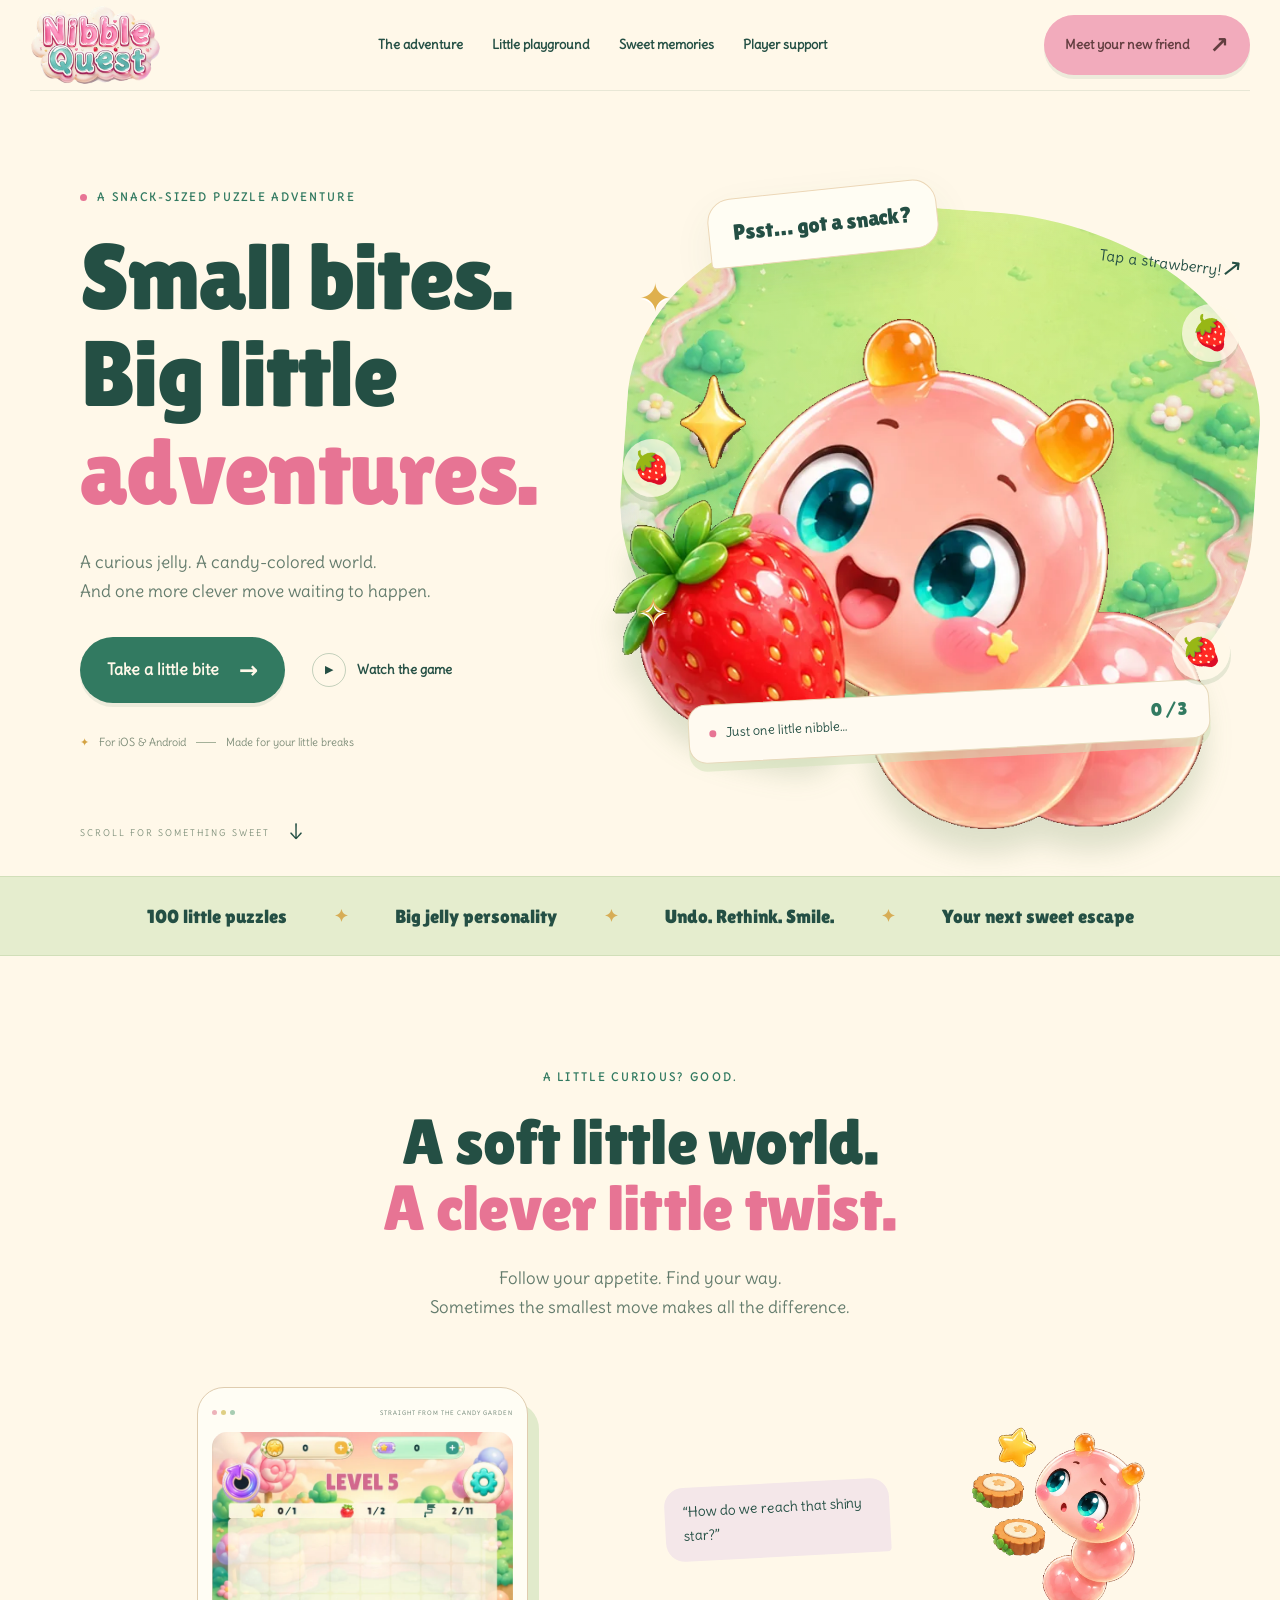
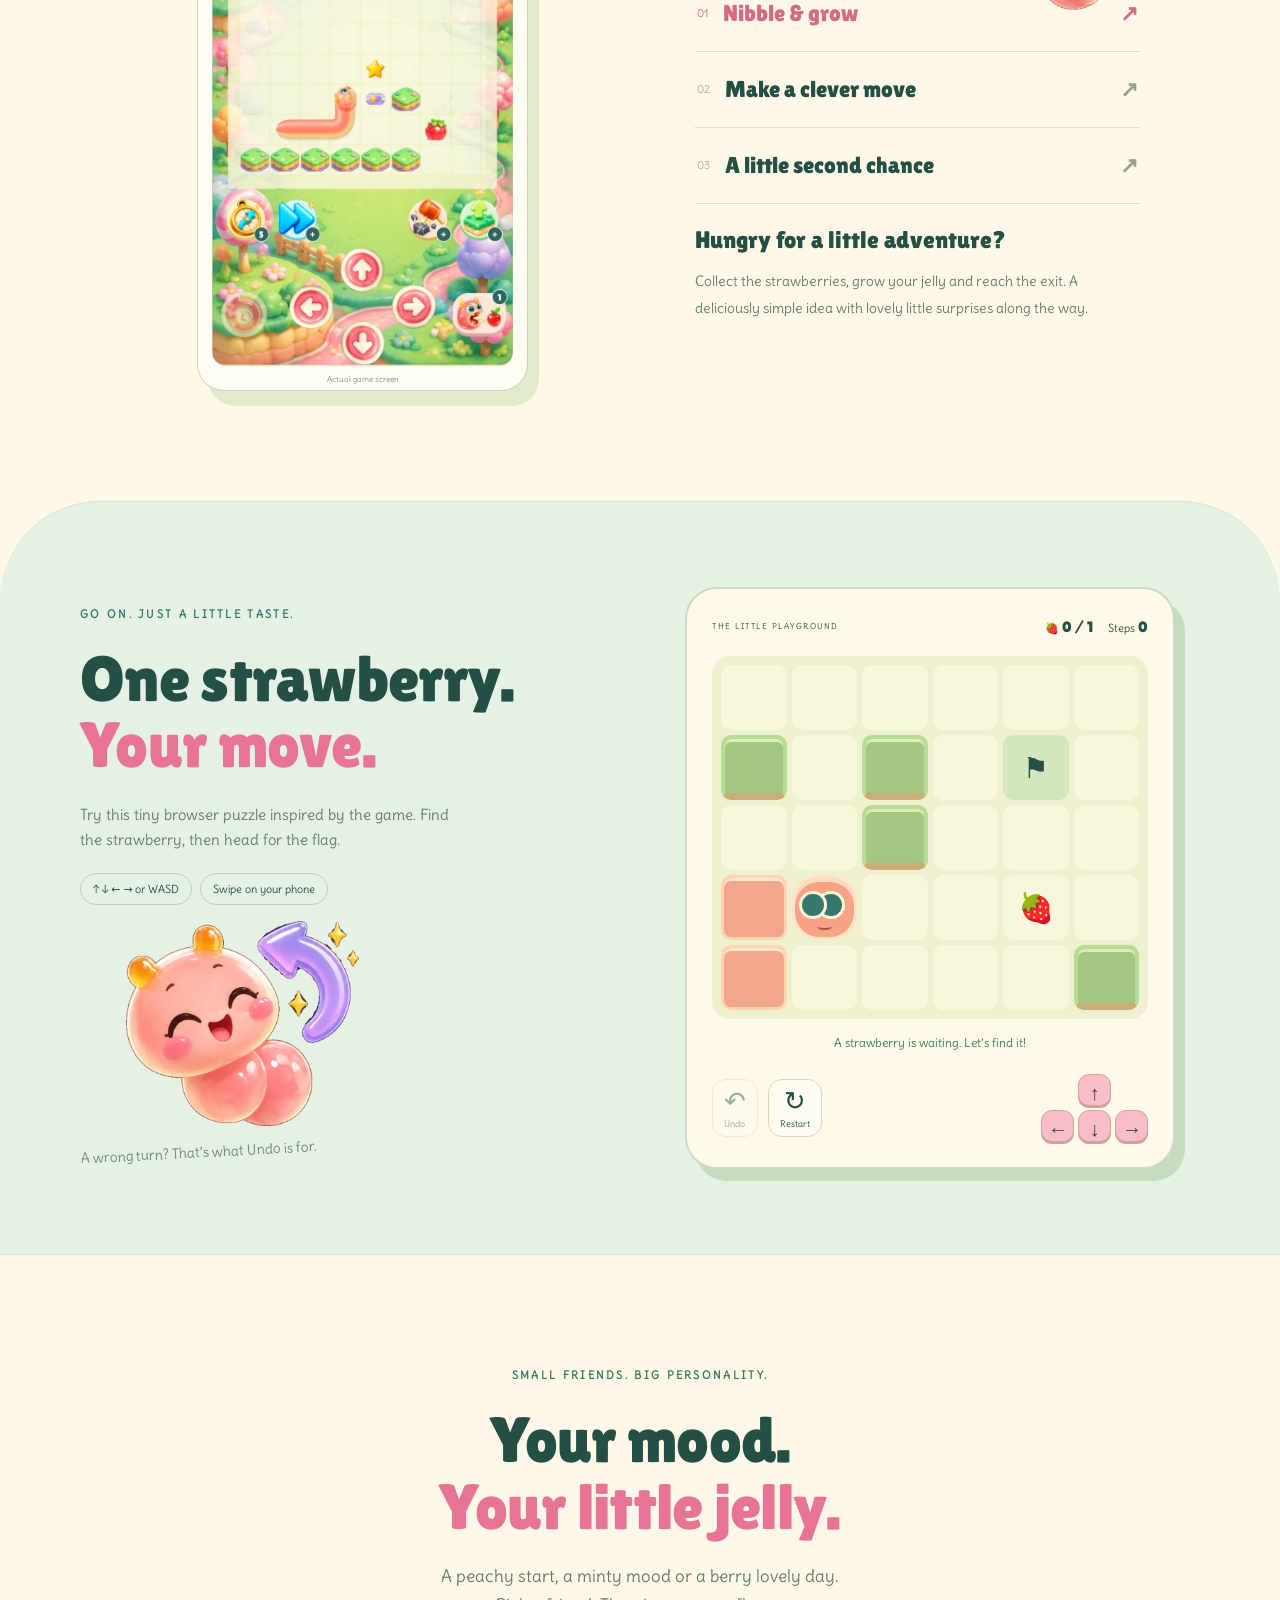
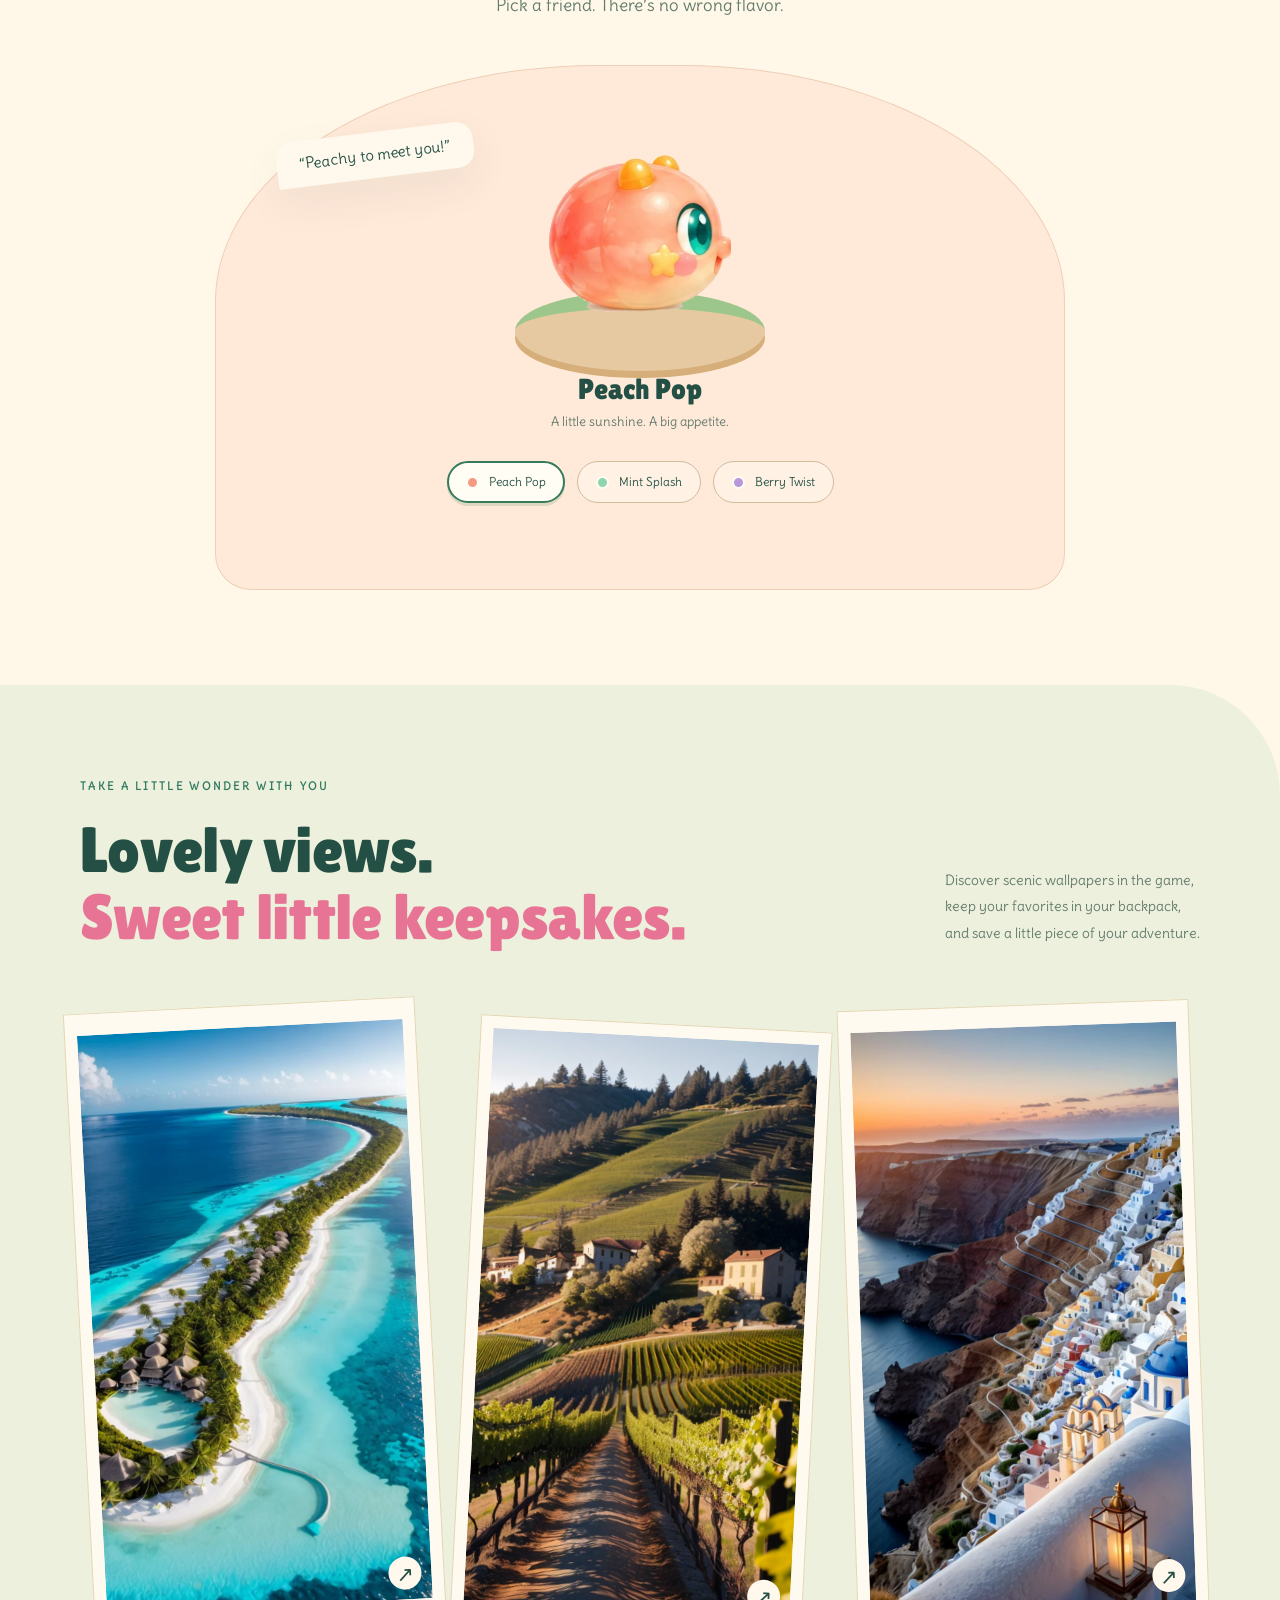
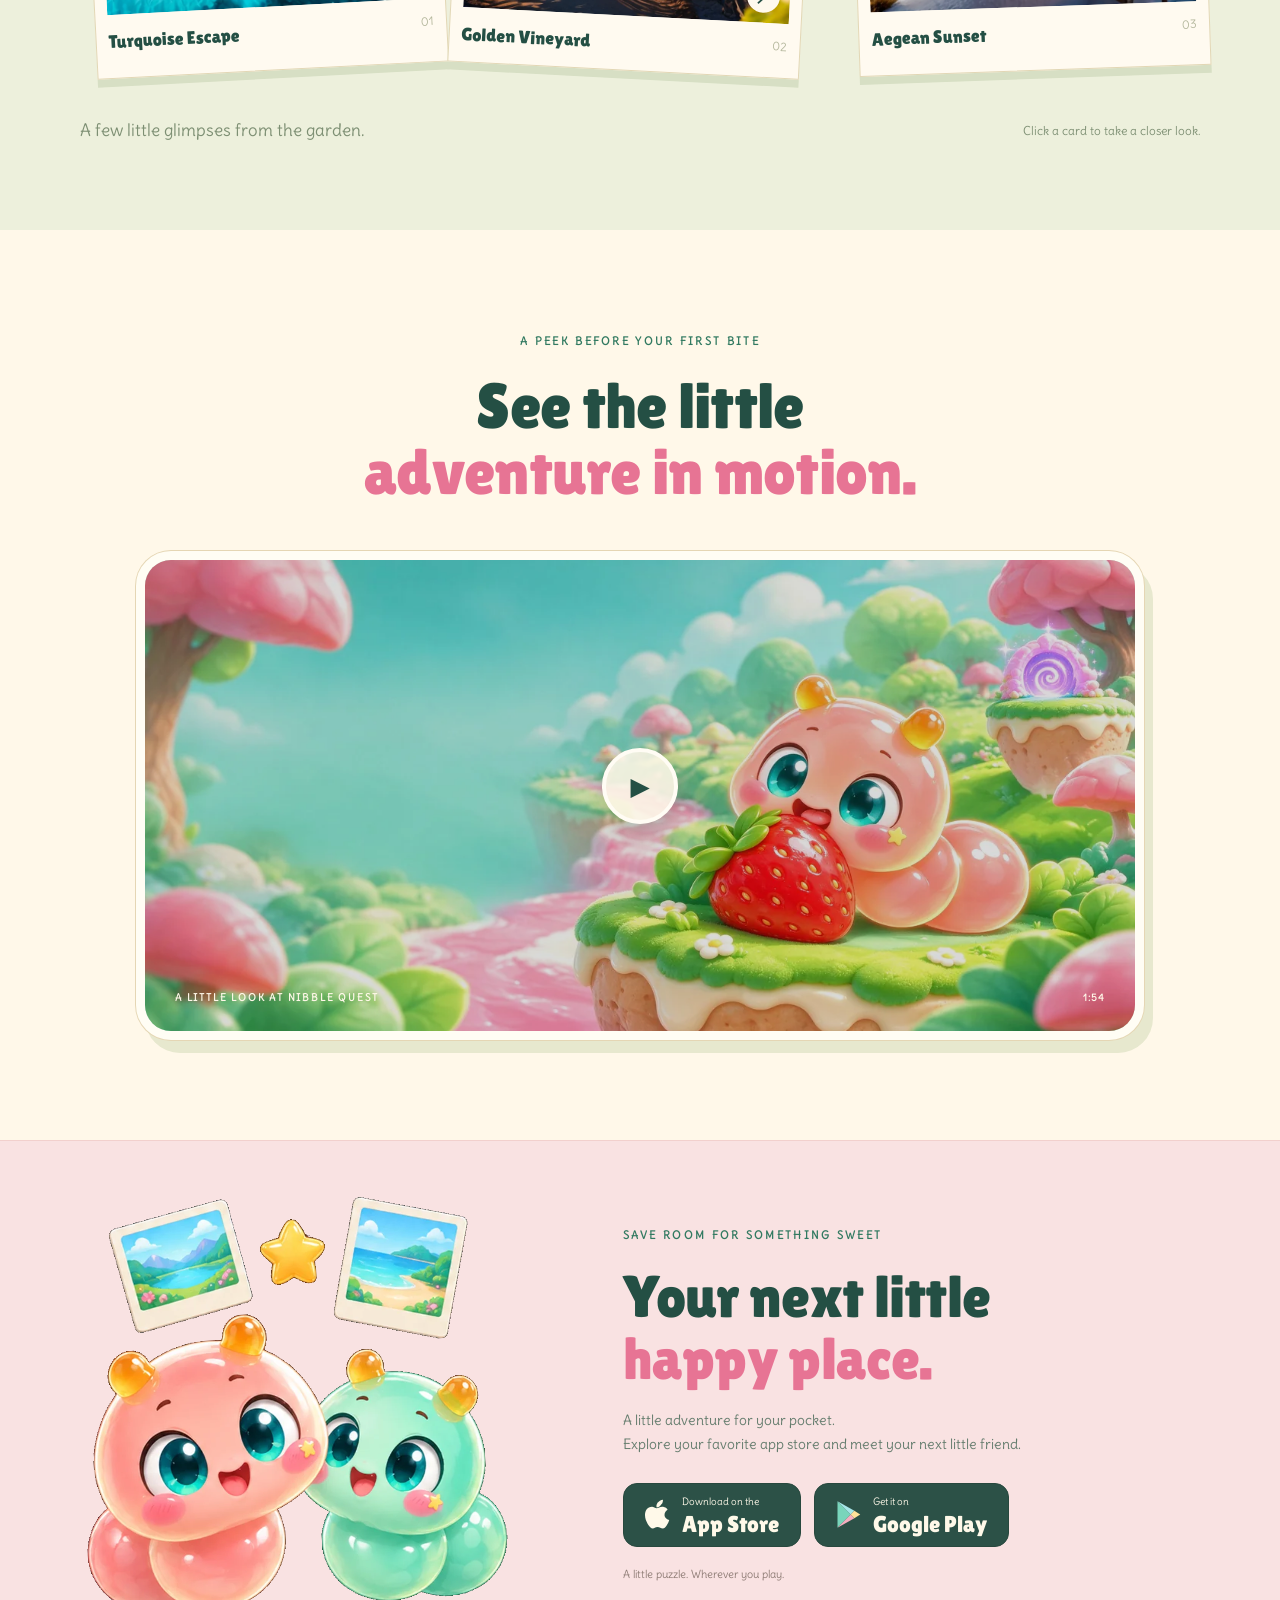
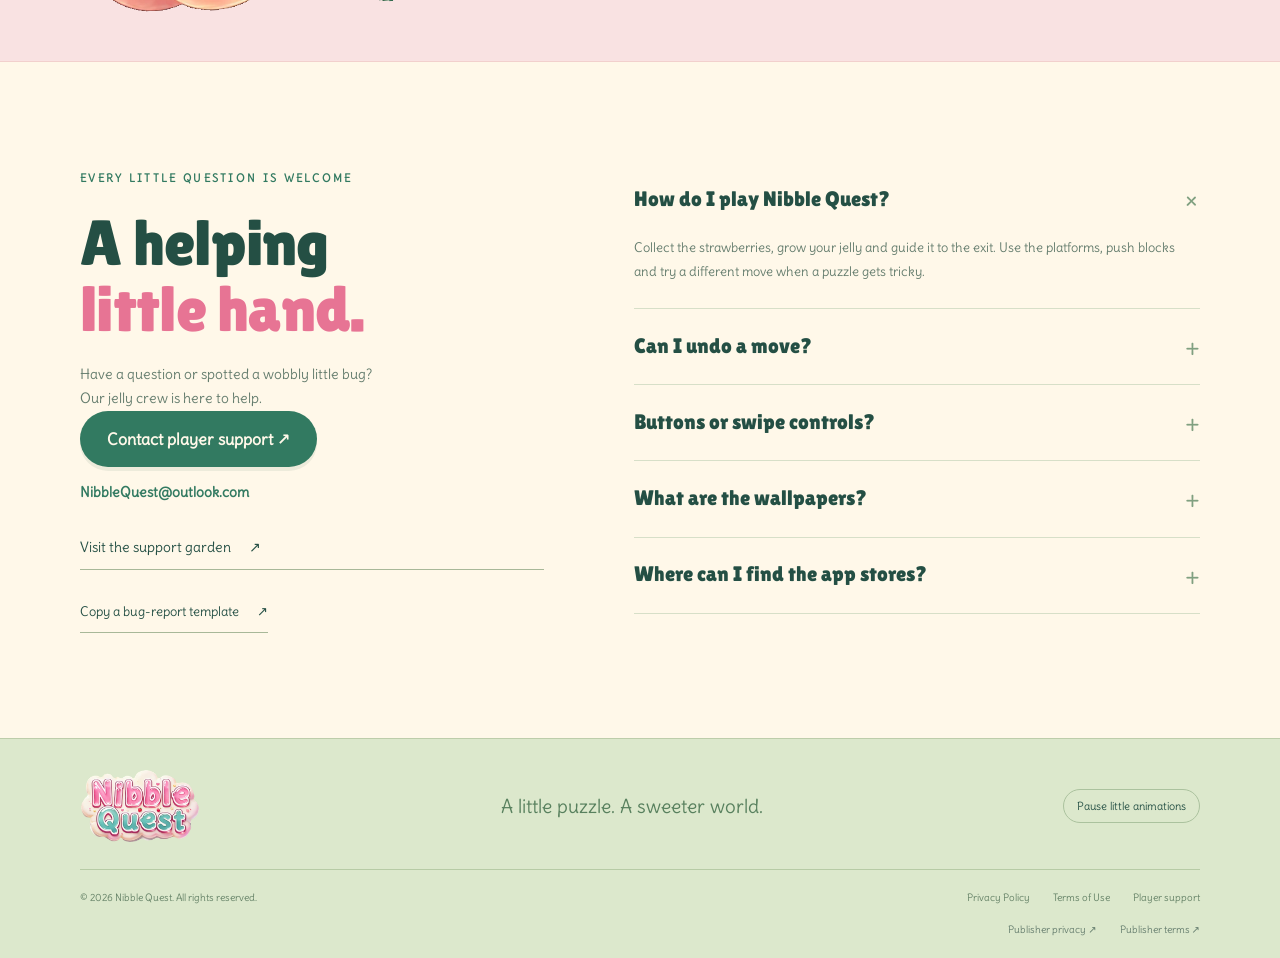
<file: index.html>
<!doctype html>
<html lang="en">
<head>
<meta charset="utf-8"><meta name="viewport" content="width=device-width, initial-scale=1">
<meta name="theme-color" content="#fff6e6"><meta name="description" content="Meet your snack-sized sidekick. Nibble Quest is a sweet little puzzle adventure full of jelly friends, clever moves and lovely discoveries. Explore the game, meet the jelly friends and try a little puzzle.">
<meta property="og:title" content="Nibble Quest — Small bites. Big little adventures."><meta property="og:description" content="A sweet puzzle adventure with a tiny jelly friend. Meet the game, try a little puzzle and explore the candy garden."><meta property="og:image" content="https://sumengyuan91-max.github.io/nibble-quest-website/assets/garden-scene.webp"><meta property="og:type" content="website">
<title>Nibble Quest · A sweeter little adventure</title><link rel="icon" href="assets/icon.png"><link rel="stylesheet" href="styles.css"><script src="site-config.js" defer></script><script src="app.js" defer></script>
<link rel="canonical" href="https://sumengyuan91-max.github.io/nibble-quest-website/"><meta property="og:url" content="https://sumengyuan91-max.github.io/nibble-quest-website/"></head>
<body>
<a class="skip-link" href="#main">Skip to content</a>
<header class="site-header"><a class="brand" href="#" aria-label="Nibble Quest home"><img src="assets/logo.webp" alt="Nibble Quest" width="150" height="95"></a><nav aria-label="Main navigation"><a href="#adventure">The adventure</a><a href="#playground">Little playground</a><a href="#memories">Sweet memories</a><a href="#help">Player support</a></nav><a href="#get-the-game" class="button button-small button-pink">Meet your new friend <span aria-hidden="true">↗</span></a><button class="menu-toggle" aria-label="Open navigation" aria-expanded="false">☰</button></header>
<main id="main">
<section class="hero section-wrap" aria-labelledby="hero-title"><div class="hero-copy"><span class="eyebrow"><i></i> A SNACK-SIZED PUZZLE ADVENTURE</span><h1 id="hero-title">Small bites.<br>Big little<br><em>adventures.</em></h1><p>A curious jelly. A candy-colored world.<br>And one more clever move waiting to happen.</p><div class="hero-actions"><a class="button button-green" href="#playground">Take a little bite <span aria-hidden="true">→</span></a><button class="watch-button" data-open-video><span class="play-dot">▶</span> Watch the game</button></div><div class="platform-note"><span aria-hidden="true">✦</span> For iOS & Android <span class="little-line"></span> Made for your little breaks</div></div>
<div class="hero-art"><div class="hero-world"></div><span class="spark spark-one">✦</span><span class="spark spark-two">✧</span><div class="hero-speech" id="hero-speech">Psst… got a snack?</div><img class="hero-jelly" id="hero-jelly" src="assets/mascot-hungry.webp" alt="A peach jelly monster smiling at a strawberry" width="690" height="594" fetchpriority="high"><button class="snack snack-one" aria-label="Feed the jelly a strawberry">🍓</button><button class="snack snack-two" aria-label="Feed another strawberry">🍓</button><button class="snack snack-three" aria-label="One more strawberry for the jelly">🍓</button><div class="snack-note"><span class="handwritten">Tap a strawberry!</span><span aria-hidden="true">↗</span></div><div class="hero-tag"><span class="status-dot"></span> Just one little nibble… <span id="snack-count">0 / 3</span></div></div>
<div class="scroll-cue"><span>SCROLL FOR SOMETHING SWEET</span> ↓</div></section>
<div class="sugar-strip" aria-label="Game highlights"><span>100 little puzzles</span><b>✦</b><span>Big jelly personality</span><b>✦</b><span>Undo. Rethink. Smile.</span><b>✦</b><span>Your next sweet escape</span></div>
<section class="section-wrap adventure" id="adventure"><div class="section-heading"><span class="eyebrow">A LITTLE CURIOUS? GOOD.</span><h2>A soft little world.<br><em>A clever little twist.</em></h2><p>Follow your appetite. Find your way.<br>Sometimes the smallest move makes all the difference.</p></div><div class="feature-layout"><div class="game-window"><div class="window-bar"><span></span><span></span><span></span><p>STRAIGHT FROM THE CANDY GARDEN</p></div><img id="feature-screen" src="assets/screen-game-puzzle.webp" width="650" height="1156" alt="Actual Nibble Quest gameplay with strawberries, platforms and a puzzle path" loading="lazy"><span class="screenshot-note">Actual game screen</span></div><div class="feature-copy"><div class="bubble-small">“How do we reach that shiny star?”</div><img class="thinking-jelly" src="assets/mascot-puzzle.webp" width="621" height="647" alt="A curious jelly thinking about its next move" loading="lazy"><div class="feature-tabs" role="tablist" aria-label="Discover the gameplay"><button role="tab" aria-selected="true" id="tab-nibble" aria-controls="feature-description" data-feature="nibble"><span>01</span> Nibble & grow <b>↗</b></button><button role="tab" aria-selected="false" id="tab-clever" aria-controls="feature-description" data-feature="clever"><span>02</span> Make a clever move <b>↗</b></button><button role="tab" aria-selected="false" id="tab-again" aria-controls="feature-description" data-feature="again"><span>03</span> A little second chance <b>↗</b></button></div><div id="feature-description" role="tabpanel" aria-labelledby="tab-nibble"><h3>Hungry for a little adventure?</h3><p>Collect the strawberries, grow your jelly and reach the exit. A deliciously simple idea with lovely little surprises along the way.</p></div></div></div></section>
<section class="playground-section" id="playground"><div class="section-wrap playground-layout"><div class="playground-copy"><span class="eyebrow">GO ON. JUST A LITTLE TASTE.</span><h2>One strawberry.<br><em>Your move.</em></h2><p>Try this tiny browser puzzle inspired by the game. Find the strawberry, then head for the flag.</p><div class="instruction-pills"><span>↑ ↓ ← → or WASD</span><span>Swipe on your phone</span></div><img src="assets/mascot-undo.webp" alt="A cheerful jelly encouraging you to try another move" class="encourage-jelly" width="658" height="578" loading="lazy"><div class="handwritten">A wrong turn? That’s what Undo is for.</div></div><div class="toy-game" id="toy-game" tabindex="0" aria-label="Tiny puzzle. Use arrow keys or WASD to collect the strawberry then reach the flag."><div class="toy-top"><span class="mini-brand">THE LITTLE PLAYGROUND</span><div class="toy-counters"><span>🍓 <b id="toy-snacks">0 / 1</b></span><span>Steps <b id="toy-steps">0</b></span></div></div><div class="toy-board" id="toy-board" role="img" aria-label="Puzzle board"></div><p class="toy-status" id="toy-status" aria-live="polite">A strawberry is waiting. Let’s find it!</p><div class="toy-bottom"><div class="toy-actions"><button id="toy-undo" aria-label="Undo last move" disabled>↶ <span>Undo</span></button><button id="toy-reset" aria-label="Restart tiny puzzle">↻ <span>Restart</span></button></div><div class="toy-dpad" aria-label="Direction controls"><button data-move="up" aria-label="Move up">↑</button><button data-move="left" aria-label="Move left">←</button><button data-move="down" aria-label="Move down">↓</button><button data-move="right" aria-label="Move right">→</button></div></div></div></div></section>
<section class="section-wrap friends" id="friends"><div class="section-heading"><span class="eyebrow">SMALL FRIENDS. BIG PERSONALITY.</span><h2>Your mood.<br><em>Your little jelly.</em></h2><p>A peachy start, a minty mood or a berry lovely day.<br>Pick a friend. There’s no wrong flavor.</p></div><div class="friends-stage" data-skin="peach"><div class="friend-quote" id="friend-quote">“Peachy to meet you!”</div><div class="friend-pedestal"></div><img id="friend-image" src="assets/skin-peach.webp" alt="Peach Pop jelly skin" width="500" height="500" loading="lazy"><div class="friend-caption"><h3 id="friend-name">Peach Pop</h3><p id="friend-description">A little sunshine. A big appetite.</p></div><div class="skin-choices" role="group" aria-label="Preview jelly skins"><button data-skin="peach" aria-pressed="true"><span class="flavor-dot peach-dot"></span>Peach Pop</button><button data-skin="mint" aria-pressed="false"><span class="flavor-dot mint-dot"></span>Mint Splash</button><button data-skin="berry" aria-pressed="false"><span class="flavor-dot berry-dot"></span>Berry Twist</button></div></div></section>
<section class="memories-section" id="memories"><div class="section-wrap"><div class="memories-heading"><div><span class="eyebrow">TAKE A LITTLE WONDER WITH YOU</span><h2>Lovely views.<br><em>Sweet little keepsakes.</em></h2></div><p>Discover scenic wallpapers in the game,<br>keep your favorites in your backpack,<br>and save a little piece of your adventure.</p></div><div class="wallpaper-grid"><button class="wallpaper-card" data-wallpaper="forest"><div class="photo"><img src="assets/wallpaper-forest.webp" alt="Turquoise sea and a white sand shoreline" width="720" height="1280" loading="lazy"><span class="expand-mark" aria-hidden="true">↗</span></div><span>Turquoise Escape <i>01</i></span></button><button class="wallpaper-card" data-wallpaper="coast"><div class="photo"><img src="assets/wallpaper-coast.webp" alt="Golden vineyards and hillside villas" width="720" height="1280" loading="lazy"><span class="expand-mark" aria-hidden="true">↗</span></div><span>Golden Vineyard <i>02</i></span></button><button class="wallpaper-card" data-wallpaper="night"><div class="photo"><img src="assets/wallpaper-night.webp" alt="White hillside houses above the Aegean Sea at sunset" width="720" height="1280" loading="lazy"><span class="expand-mark" aria-hidden="true">↗</span></div><span>Aegean Sunset <i>03</i></span></button></div><div class="memories-footer"><span class="handwritten">A few little glimpses from the garden.</span><span>Click a card to take a closer look.</span></div></div></section>
<section class="section-wrap video-section"><div class="section-heading"><span class="eyebrow">A PEEK BEFORE YOUR FIRST BITE</span><h2>See the little<br><em>adventure in motion.</em></h2></div><button class="video-preview" data-open-video aria-label="Watch the Nibble Quest gameplay video"><img src="assets/garden-scene.webp" alt="A peach jelly in a dreamy candy garden" width="1300" height="635" loading="lazy"><span class="video-play">▶</span><span class="video-label">A LITTLE LOOK AT NIBBLE QUEST <b>1:54</b></span></button></section>
<section class="download-section" id="get-the-game"><div class="section-wrap download-inner"><img src="assets/mascot-friends.webp" alt="Peach and mint jelly friends sharing happy memories" width="679" height="663" loading="lazy"><div><span class="eyebrow">SAVE ROOM FOR SOMETHING SWEET</span><h2>Your next little<br><em>happy place.</em></h2><p>A little adventure for your pocket.<br>Explore your favorite app store and meet your next little friend.</p><div class="store-buttons"><a class="store-button" id="ios-store" href="https://apps.apple.com/" target="_blank" rel="noopener noreferrer"><svg viewBox="0 0 32 38" aria-hidden="true"><path d="M25 20c0-5 4-7 4-7-2-4-6-4-7-4-3 0-5 2-7 2-2 0-4-2-6-2C3 9 0 14 0 20c0 7 6 17 10 17 2 0 3-2 6-2s4 2 7 2c3 0 7-7 8-11-1 0-6-2-6-6ZM21 6c2-2 2-5 2-6-3 0-5 2-7 4-1 2-2 4-1 6 2 0 4-1 6-4Z"/></svg><span><small>Download on the</small>App Store</span></a><a class="store-button" id="android-store" href="https://play.google.com/" target="_blank" rel="noopener noreferrer"><svg viewBox="0 0 34 38" aria-hidden="true"><path d="M2 1 20 19 2 37Z" fill="#79d5bb"/><path d="m2 1 23 13-5 5Z" fill="#a7e6e9"/><path d="m20 19 5 5L2 37Z" fill="#f6adbf"/><path d="m25 14 8 5-8 5-5-5Z" fill="#ffe099"/></svg><span><small>Get it on</small>Google Play</span></a></div><p class="launch-note">A little puzzle. Wherever you play.</p></div></div></section>
<section class="section-wrap help-section" id="help"><div><span class="eyebrow">EVERY LITTLE QUESTION IS WELCOME</span><h2>A helping<br><em>little hand.</em></h2><p>Have a question or spotted a wobbly little bug?<br>Our jelly crew is here to help.</p><a id="support-email" class="button button-green" href="mailto:NibbleQuest@outlook.com">Contact player support ↗</a><a class="support-address" href="mailto:NibbleQuest@outlook.com">NibbleQuest@outlook.com</a><a class="text-button support-center-link" href="support.html">Visit the support garden <span>↗</span></a><p id="support-pending" class="support-note" hidden>Our official player-support email will be added before launch.</p><button class="text-button" id="copy-report">Copy a bug-report template <span>↗</span></button><span id="copy-status" role="status"></span></div><div class="faq"><details open><summary>How do I play Nibble Quest?<span>+</span></summary><p>Collect the strawberries, grow your jelly and guide it to the exit. Use the platforms, push blocks and try a different move when a puzzle gets tricky.</p></details><details><summary>Can I undo a move?<span>+</span></summary><p>Yes. Tap the pink returning-arrow button to step back. You can also restart a level and try a fresh route.</p></details><details><summary>Buttons or swipe controls?<span>+</span></summary><p>Your choice. Open Settings, choose Controls and pick the style that feels right for you.</p></details><details><summary>What are the wallpapers?<span>+</span></summary><p>They’re collectible scenic pictures. Find your unlocked wallpapers in the backpack, favorite a view or open it to save. This website shows a small preview of the collection.</p></details><details><summary>Where can I find the app stores?<span>+</span></summary><p>Use the App Store and Google Play buttons above to open your preferred store.</p></details></div></section>
</main>
<footer class="site-footer"><div class="footer-top"><a href="#" class="footer-brand"><img src="assets/logo.webp" alt="Nibble Quest home" width="170" height="108"></a><span class="handwritten">A little puzzle. A sweeter world.</span><button id="motion-toggle" aria-pressed="false">Pause little animations</button></div><div class="footer-bottom"><span>© <span id="copyright-year">2026</span> Nibble Quest. All rights reserved.</span><div><a href="privacy.html" data-legal="privacyUrl">Privacy Policy</a><a href="terms.html" data-legal="termsUrl">Terms of Use</a><a href="support.html">Player support</a></div></div><div class="publisher-links"><a href="https://www.ironstonegames.net/privacy.html" target="_blank" rel="noopener noreferrer">Publisher privacy ↗</a><a href="https://www.ironstonegames.net/terms.html" target="_blank" rel="noopener noreferrer">Publisher terms ↗</a></div></footer>
<dialog id="video-dialog" class="media-dialog"><button class="dialog-close" data-close-dialog aria-label="Close gameplay video">×</button><video id="game-video" controls playsinline preload="none" poster="assets/video-poster.webp"><source src="assets/gameplay.mp4" type="video/mp4"></video></dialog>
<dialog id="wallpaper-dialog" class="wallpaper-dialog"><button class="dialog-close" data-close-dialog aria-label="Close wallpaper preview">×</button><img id="wallpaper-full" alt=""><h3 id="wallpaper-title"></h3><p>A little preview of the in-game collection.</p></dialog>
<div id="site-toast" class="site-toast" role="status" aria-live="polite"></div>
</body></html>
</file>
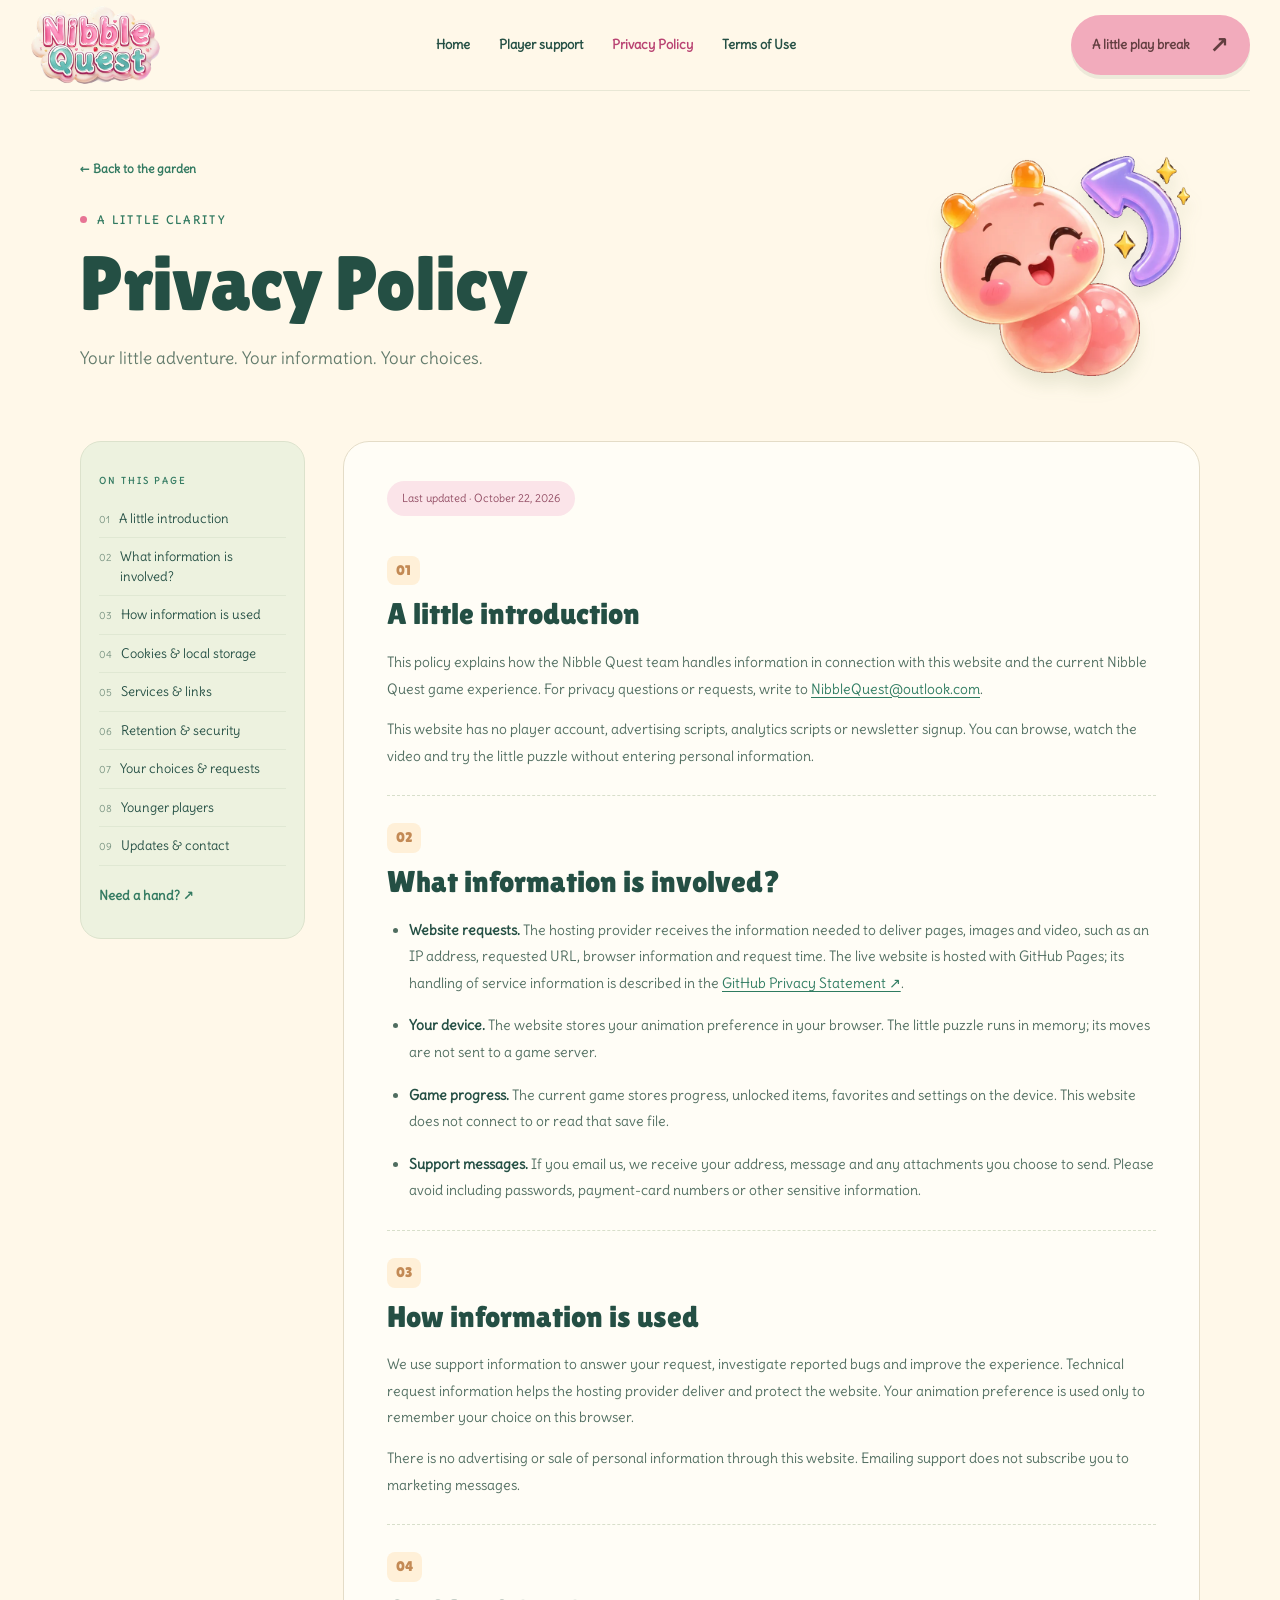
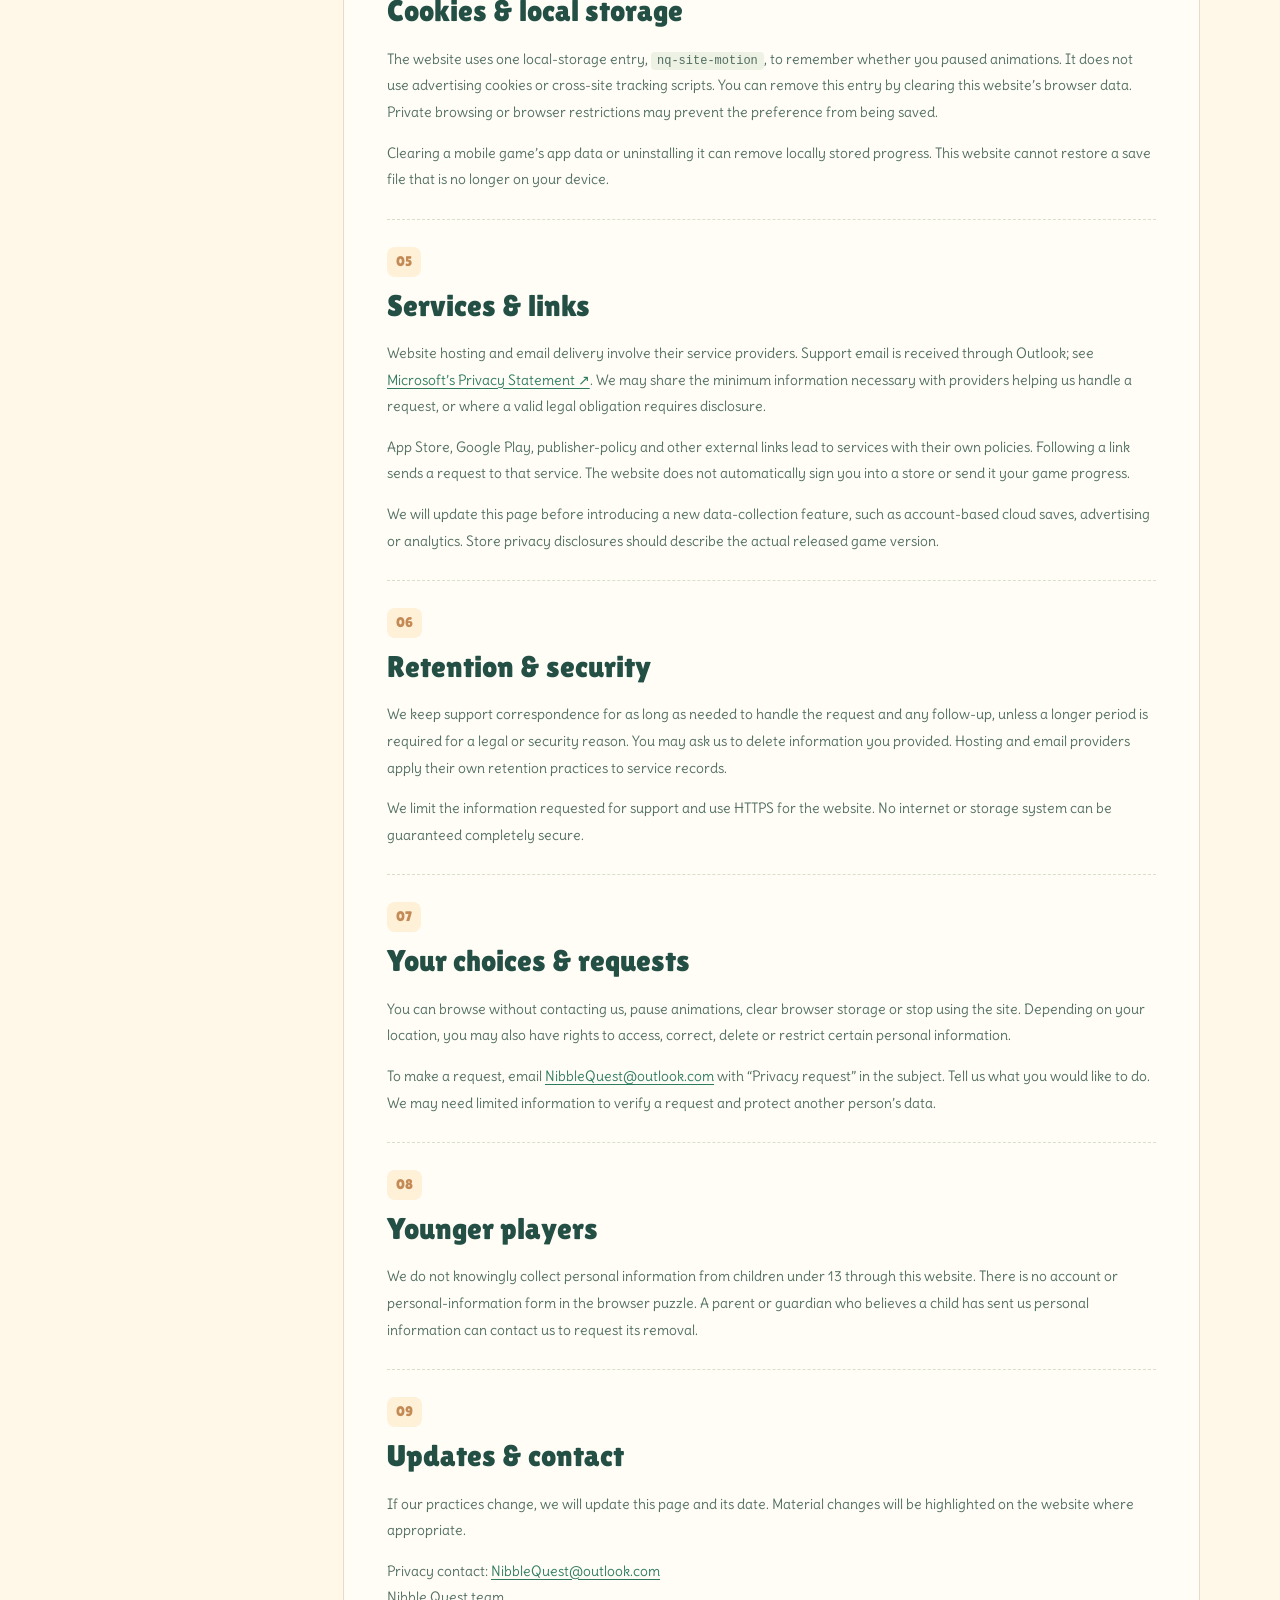
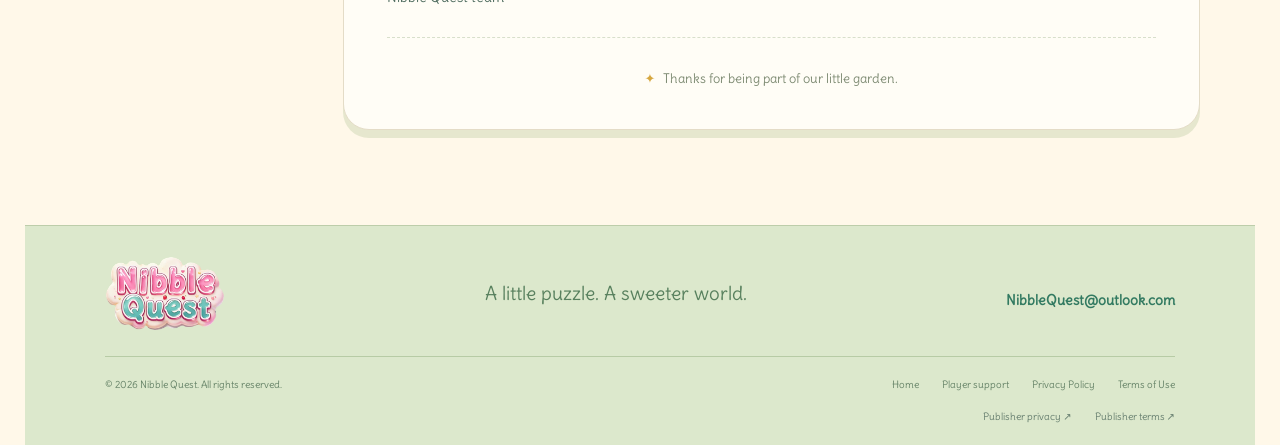
<file: privacy.html>
<!doctype html><html lang="en"><head><meta charset="utf-8"><meta name="viewport" content="width=device-width, initial-scale=1"><meta name="theme-color" content="#fff6e6"><meta name="description" content="Privacy Policy for Nibble Quest. Learn about the website, game experience and how to contact our team."><meta property="og:title" content="Privacy Policy · Nibble Quest"><meta property="og:description" content="Privacy Policy for Nibble Quest. Learn about the website, game experience and how to contact our team."><meta property="og:image" content="https://sumengyuan91-max.github.io/nibble-quest-website/assets/garden-scene.webp"><meta property="og:type" content="website"><title>Privacy Policy · Nibble Quest</title><link rel="icon" href="assets/icon.png"><link rel="stylesheet" href="styles.css"><script src="site-pages.js" defer></script><link rel="canonical" href="https://sumengyuan91-max.github.io/nibble-quest-website/privacy.html"><meta property="og:url" content="https://sumengyuan91-max.github.io/nibble-quest-website/privacy.html"></head><body class="inner-page"><a class="skip-link" href="#main">Skip to content</a><header class="site-header"><a class="brand" href="index.html" aria-label="Nibble Quest home"><img src="assets/logo.webp" alt="Nibble Quest" width="150" height="95"></a><nav aria-label="Main navigation"><a href="index.html">Home</a><a href="support.html">Player support</a><a href="privacy.html" aria-current="page">Privacy Policy</a><a href="terms.html">Terms of Use</a></nav><a href="index.html#playground" class="button button-small button-pink">A little play break <span aria-hidden="true">↗</span></a><button class="menu-toggle" aria-expanded="false" aria-label="Open navigation" aria-controls="page-nav">☰</button></header><main id="main"><section class="section-wrap inner-hero"><div><a class="back-home" href="index.html">← Back to the garden</a><span class="eyebrow"><i></i>A LITTLE CLARITY</span><h1>Privacy Policy</h1><p>Your little adventure. Your information. Your choices.</p></div><img src="assets/mascot-undo.webp" alt="A cheerful jelly friend" width="320" height="320"></section><div class="section-wrap legal-layout"><aside class="legal-toc" aria-label="On this page"><span class="eyebrow">ON THIS PAGE</span><a href="#overview">01<span>A little introduction</span></a><a href="#information">02<span>What information is involved?</span></a><a href="#use">03<span>How information is used</span></a><a href="#storage">04<span>Cookies & local storage</span></a><a href="#services">05<span>Services & links</span></a><a href="#retention">06<span>Retention & security</span></a><a href="#choices">07<span>Your choices & requests</span></a><a href="#children">08<span>Younger players</span></a><a href="#updates">09<span>Updates & contact</span></a><a class="toc-help" href="support.html">Need a hand? ↗</a></aside><article class="legal-paper"><div class="policy-date">Last updated · October 22, 2026</div><section id="overview" class="legal-section"><span class="section-number">01</span><h2>A little introduction</h2><p>This policy explains how the Nibble Quest team handles information in connection with this website and the current Nibble Quest game experience. For privacy questions or requests, write to <a href="mailto:NibbleQuest@outlook.com">NibbleQuest@outlook.com</a>.</p><p>This website has no player account, advertising scripts, analytics scripts or newsletter signup. You can browse, watch the video and try the little puzzle without entering personal information.</p></section><section id="information" class="legal-section"><span class="section-number">02</span><h2>What information is involved?</h2><ul><li><strong>Website requests.</strong> The hosting provider receives the information needed to deliver pages, images and video, such as an IP address, requested URL, browser information and request time. The live website is hosted with GitHub Pages; its handling of service information is described in the <a href="https://docs.github.com/en/site-policy/privacy-policies/github-general-privacy-statement" target="_blank" rel="noopener noreferrer">GitHub Privacy Statement ↗</a>.</li><li><strong>Your device.</strong> The website stores your animation preference in your browser. The little puzzle runs in memory; its moves are not sent to a game server.</li><li><strong>Game progress.</strong> The current game stores progress, unlocked items, favorites and settings on the device. This website does not connect to or read that save file.</li><li><strong>Support messages.</strong> If you email us, we receive your address, message and any attachments you choose to send. Please avoid including passwords, payment-card numbers or other sensitive information.</li></ul></section><section id="use" class="legal-section"><span class="section-number">03</span><h2>How information is used</h2><p>We use support information to answer your request, investigate reported bugs and improve the experience. Technical request information helps the hosting provider deliver and protect the website. Your animation preference is used only to remember your choice on this browser.</p><p>There is no advertising or sale of personal information through this website. Emailing support does not subscribe you to marketing messages.</p></section><section id="storage" class="legal-section"><span class="section-number">04</span><h2>Cookies & local storage</h2><p>The website uses one local-storage entry, <code>nq-site-motion</code>, to remember whether you paused animations. It does not use advertising cookies or cross-site tracking scripts. You can remove this entry by clearing this website’s browser data. Private browsing or browser restrictions may prevent the preference from being saved.</p><p>Clearing a mobile game’s app data or uninstalling it can remove locally stored progress. This website cannot restore a save file that is no longer on your device.</p></section><section id="services" class="legal-section"><span class="section-number">05</span><h2>Services & links</h2><p>Website hosting and email delivery involve their service providers. Support email is received through Outlook; see <a href="https://privacy.microsoft.com/privacystatement" target="_blank" rel="noopener noreferrer">Microsoft’s Privacy Statement ↗</a>. We may share the minimum information necessary with providers helping us handle a request, or where a valid legal obligation requires disclosure.</p><p>App Store, Google Play, publisher-policy and other external links lead to services with their own policies. Following a link sends a request to that service. The website does not automatically sign you into a store or send it your game progress.</p><p>We will update this page before introducing a new data-collection feature, such as account-based cloud saves, advertising or analytics. Store privacy disclosures should describe the actual released game version.</p></section><section id="retention" class="legal-section"><span class="section-number">06</span><h2>Retention & security</h2><p>We keep support correspondence for as long as needed to handle the request and any follow-up, unless a longer period is required for a legal or security reason. You may ask us to delete information you provided. Hosting and email providers apply their own retention practices to service records.</p><p>We limit the information requested for support and use HTTPS for the website. No internet or storage system can be guaranteed completely secure.</p></section><section id="choices" class="legal-section"><span class="section-number">07</span><h2>Your choices & requests</h2><p>You can browse without contacting us, pause animations, clear browser storage or stop using the site. Depending on your location, you may also have rights to access, correct, delete or restrict certain personal information.</p><p>To make a request, email <a href="mailto:NibbleQuest@outlook.com?subject=Privacy%20request">NibbleQuest@outlook.com</a> with “Privacy request” in the subject. Tell us what you would like to do. We may need limited information to verify a request and protect another person’s data.</p></section><section id="children" class="legal-section"><span class="section-number">08</span><h2>Younger players</h2><p>We do not knowingly collect personal information from children under 13 through this website. There is no account or personal-information form in the browser puzzle. A parent or guardian who believes a child has sent us personal information can contact us to request its removal.</p></section><section id="updates" class="legal-section"><span class="section-number">09</span><h2>Updates & contact</h2><p>If our practices change, we will update this page and its date. Material changes will be highlighted on the website where appropriate.</p><p>Privacy contact: <a href="mailto:NibbleQuest@outlook.com">NibbleQuest@outlook.com</a><br>Nibble Quest team</p></section><div class="legal-end"><span aria-hidden="true">✦</span> Thanks for being part of our little garden.</div></article></div></main><footer class="site-footer section-wrap"><div class="footer-top"><a class="footer-brand" href="index.html"><img src="assets/logo.webp" alt="Nibble Quest" width="100" height="65"></a><span class="handwritten">A little puzzle. A sweeter world.</span><a class="support-address" href="mailto:NibbleQuest@outlook.com">NibbleQuest@outlook.com</a></div><div class="footer-bottom"><span>© <span id="copyright-year">2026</span> Nibble Quest. All rights reserved.</span><div><a href="index.html">Home</a><a href="support.html">Player support</a><a href="privacy.html">Privacy Policy</a><a href="terms.html">Terms of Use</a></div></div><div class="publisher-links"><a href="https://www.ironstonegames.net/privacy.html" target="_blank" rel="noopener noreferrer">Publisher privacy ↗</a><a href="https://www.ironstonegames.net/terms.html" target="_blank" rel="noopener noreferrer">Publisher terms ↗</a></div></footer></body></html>
</file>
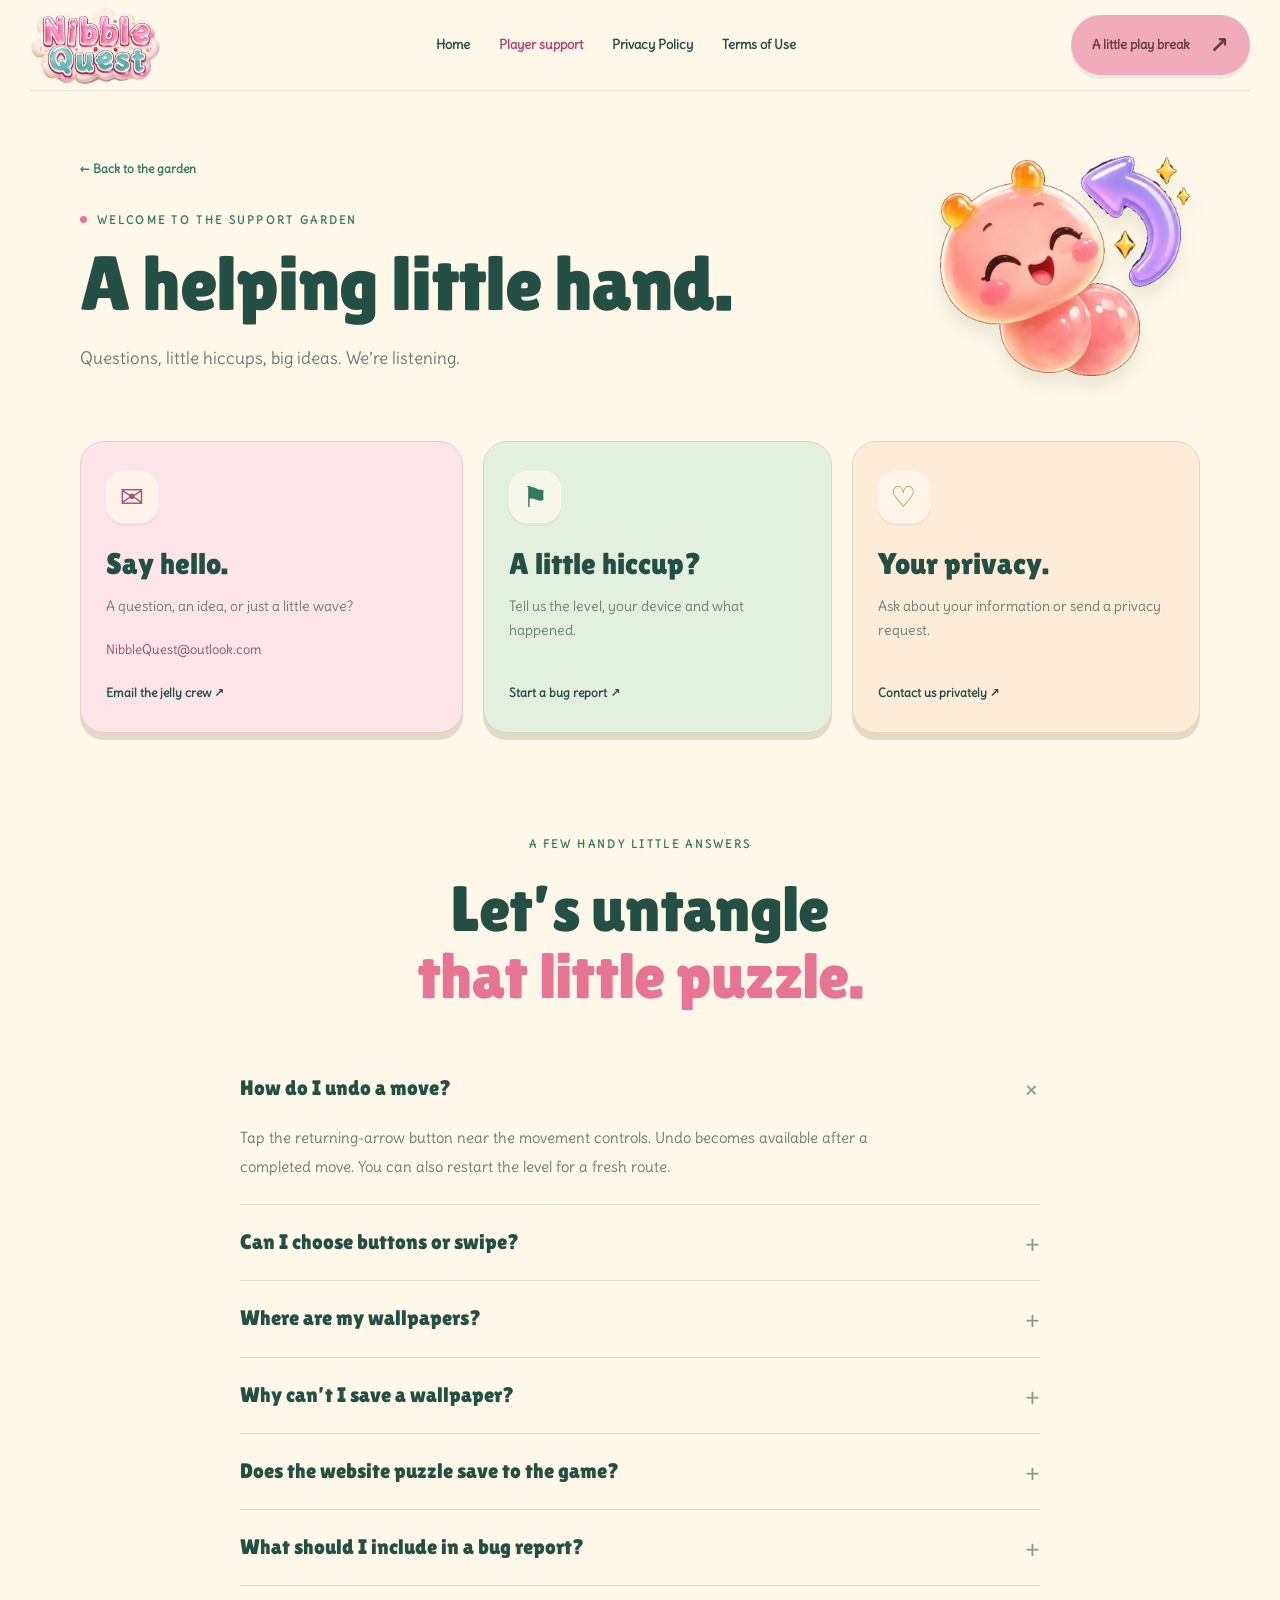
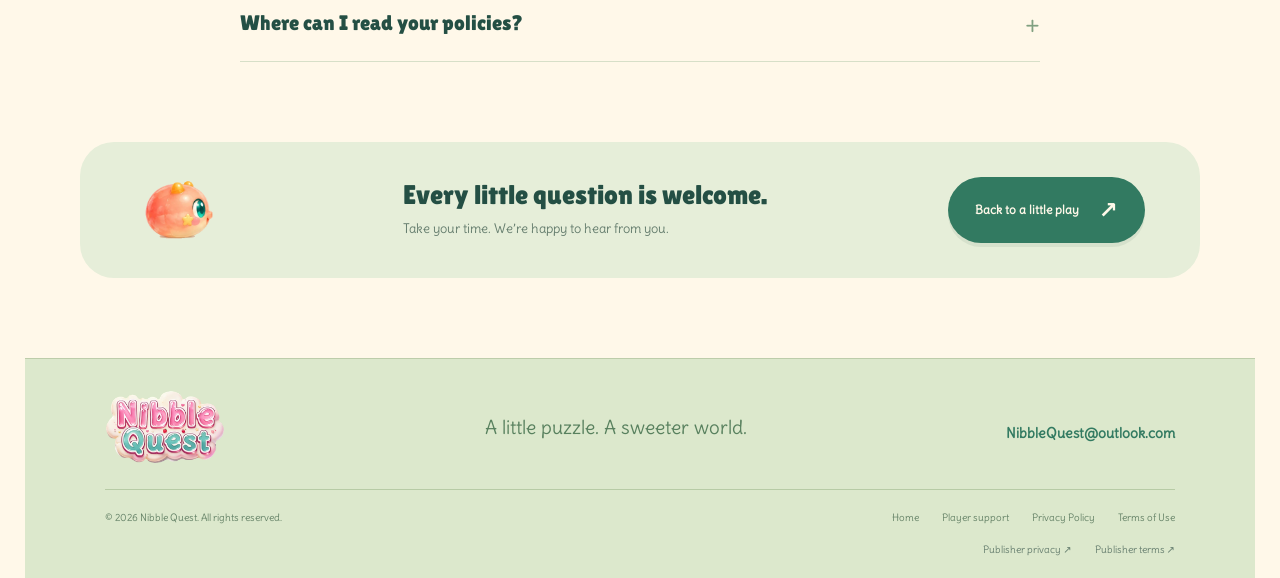
<file: support.html>
<!doctype html><html lang="en"><head><meta charset="utf-8"><meta name="viewport" content="width=device-width, initial-scale=1"><meta name="theme-color" content="#fff6e6"><meta name="description" content="Contact the Nibble Quest team, report a bug, find gameplay help and ask a privacy question."><meta property="og:title" content="A helping little hand. · Nibble Quest"><meta property="og:description" content="Contact the Nibble Quest team, report a bug, find gameplay help and ask a privacy question."><meta property="og:image" content="https://sumengyuan91-max.github.io/nibble-quest-website/assets/garden-scene.webp"><meta property="og:type" content="website"><title>A helping little hand. · Nibble Quest</title><link rel="icon" href="assets/icon.png"><link rel="stylesheet" href="styles.css"><script src="site-pages.js" defer></script><link rel="canonical" href="https://sumengyuan91-max.github.io/nibble-quest-website/support.html"><meta property="og:url" content="https://sumengyuan91-max.github.io/nibble-quest-website/support.html"></head><body class="inner-page"><a class="skip-link" href="#main">Skip to content</a><header class="site-header"><a class="brand" href="index.html" aria-label="Nibble Quest home"><img src="assets/logo.webp" alt="Nibble Quest" width="150" height="95"></a><nav aria-label="Main navigation"><a href="index.html">Home</a><a href="support.html" aria-current="page">Player support</a><a href="privacy.html">Privacy Policy</a><a href="terms.html">Terms of Use</a></nav><a href="index.html#playground" class="button button-small button-pink">A little play break <span aria-hidden="true">↗</span></a><button class="menu-toggle" aria-expanded="false" aria-label="Open navigation" aria-controls="page-nav">☰</button></header><main id="main"><section class="section-wrap inner-hero"><div><a class="back-home" href="index.html">← Back to the garden</a><span class="eyebrow"><i></i>WELCOME TO THE SUPPORT GARDEN</span><h1>A helping little hand.</h1><p>Questions, little hiccups, big ideas. We’re listening.</p></div><img src="assets/mascot-undo.webp" alt="A cheerful jelly friend" width="320" height="320"></section><section class="section-wrap support-cards"><a class="support-card" href="mailto:NibbleQuest@outlook.com?subject=Nibble%20Quest%20%E2%80%94%20a%20little%20help"><span class="support-glyph" aria-hidden="true">✉</span><h2>Say hello.</h2><p>A question, an idea, or just a little wave?</p><span class="support-email-text">NibbleQuest@outlook.com</span><span class="card-action">Email the jelly crew ↗</span></a><a class="support-card mint" href="mailto:NibbleQuest@outlook.com?subject=Nibble%20Quest%20bug%20report&amp;body=Game%20version%3A%0ADevice%20and%20OS%3A%0ALevel%3A%0AWhat%20happened%3A%0AWhat%20I%20expected%3A%0ASteps%20to%20reproduce%3A%0A"><span class="support-glyph" aria-hidden="true">⚑</span><h2>A little hiccup?</h2><p>Tell us the level, your device and what happened.</p><span class="card-action">Start a bug report ↗</span></a><a class="support-card peach" href="mailto:NibbleQuest@outlook.com?subject=Nibble%20Quest%20privacy%20request"><span class="support-glyph" aria-hidden="true">♡</span><h2>Your privacy.</h2><p>Ask about your information or send a privacy request.</p><span class="card-action">Contact us privately ↗</span></a></section><section class="section-wrap support-faq"><div class="section-heading"><span class="eyebrow">A FEW HANDY LITTLE ANSWERS</span><h2>Let’s untangle<br><em>that little puzzle.</em></h2></div><div class="faq"><details open><summary>How do I undo a move?<span>+</span></summary><p>Tap the returning-arrow button near the movement controls. Undo becomes available after a completed move. You can also restart the level for a fresh route.</p></details><details><summary>Can I choose buttons or swipe?<span>+</span></summary><p>Yes. Open Settings, choose the Controls tab, then pick buttons or swipe. You can change your choice at any time.</p></details><details><summary>Where are my wallpapers?<span>+</span></summary><p>Open the wallpaper backpack to see your unlocked pictures. Choose Favorites to find the ones you love. Open a wallpaper for a larger view and the save option.</p></details><details><summary>Why can’t I save a wallpaper?<span>+</span></summary><p>Open the full wallpaper view and use Save. If your phone asks, allow the photo or file permission needed for saving. Check available storage and try again. If it still fails, email us your device and game version.</p></details><details><summary>Does the website puzzle save to the game?<span>+</span></summary><p>The little website puzzle is a standalone playground. It does not connect to your mobile save, unlock rewards or make purchases.</p></details><details><summary>What should I include in a bug report?<span>+</span></summary><p>Your game version, phone model, operating-system version, affected level and a short list of steps help us investigate. A screenshot can help too. Please leave out passwords and payment details.</p></details><details><summary>Where can I read your policies?<span>+</span></summary><p>Visit our <a href="privacy.html">Privacy Policy</a> or <a href="terms.html">Terms of Use</a>. You can also email NibbleQuest@outlook.com with a question.</p></details></div></section><section class="section-wrap support-outro"><img src="assets/skin-peach.webp" alt="Peach Pop jelly" width="120" height="120"><div><h2>Every little question is welcome.</h2><p>Take your time. We’re happy to hear from you.</p></div><a class="button button-green" href="index.html#playground">Back to a little play <span>↗</span></a></section></main><footer class="site-footer section-wrap"><div class="footer-top"><a class="footer-brand" href="index.html"><img src="assets/logo.webp" alt="Nibble Quest" width="100" height="65"></a><span class="handwritten">A little puzzle. A sweeter world.</span><a class="support-address" href="mailto:NibbleQuest@outlook.com">NibbleQuest@outlook.com</a></div><div class="footer-bottom"><span>© <span id="copyright-year">2026</span> Nibble Quest. All rights reserved.</span><div><a href="index.html">Home</a><a href="support.html">Player support</a><a href="privacy.html">Privacy Policy</a><a href="terms.html">Terms of Use</a></div></div><div class="publisher-links"><a href="https://www.ironstonegames.net/privacy.html" target="_blank" rel="noopener noreferrer">Publisher privacy ↗</a><a href="https://www.ironstonegames.net/terms.html" target="_blank" rel="noopener noreferrer">Publisher terms ↗</a></div></footer></body></html>
</file>
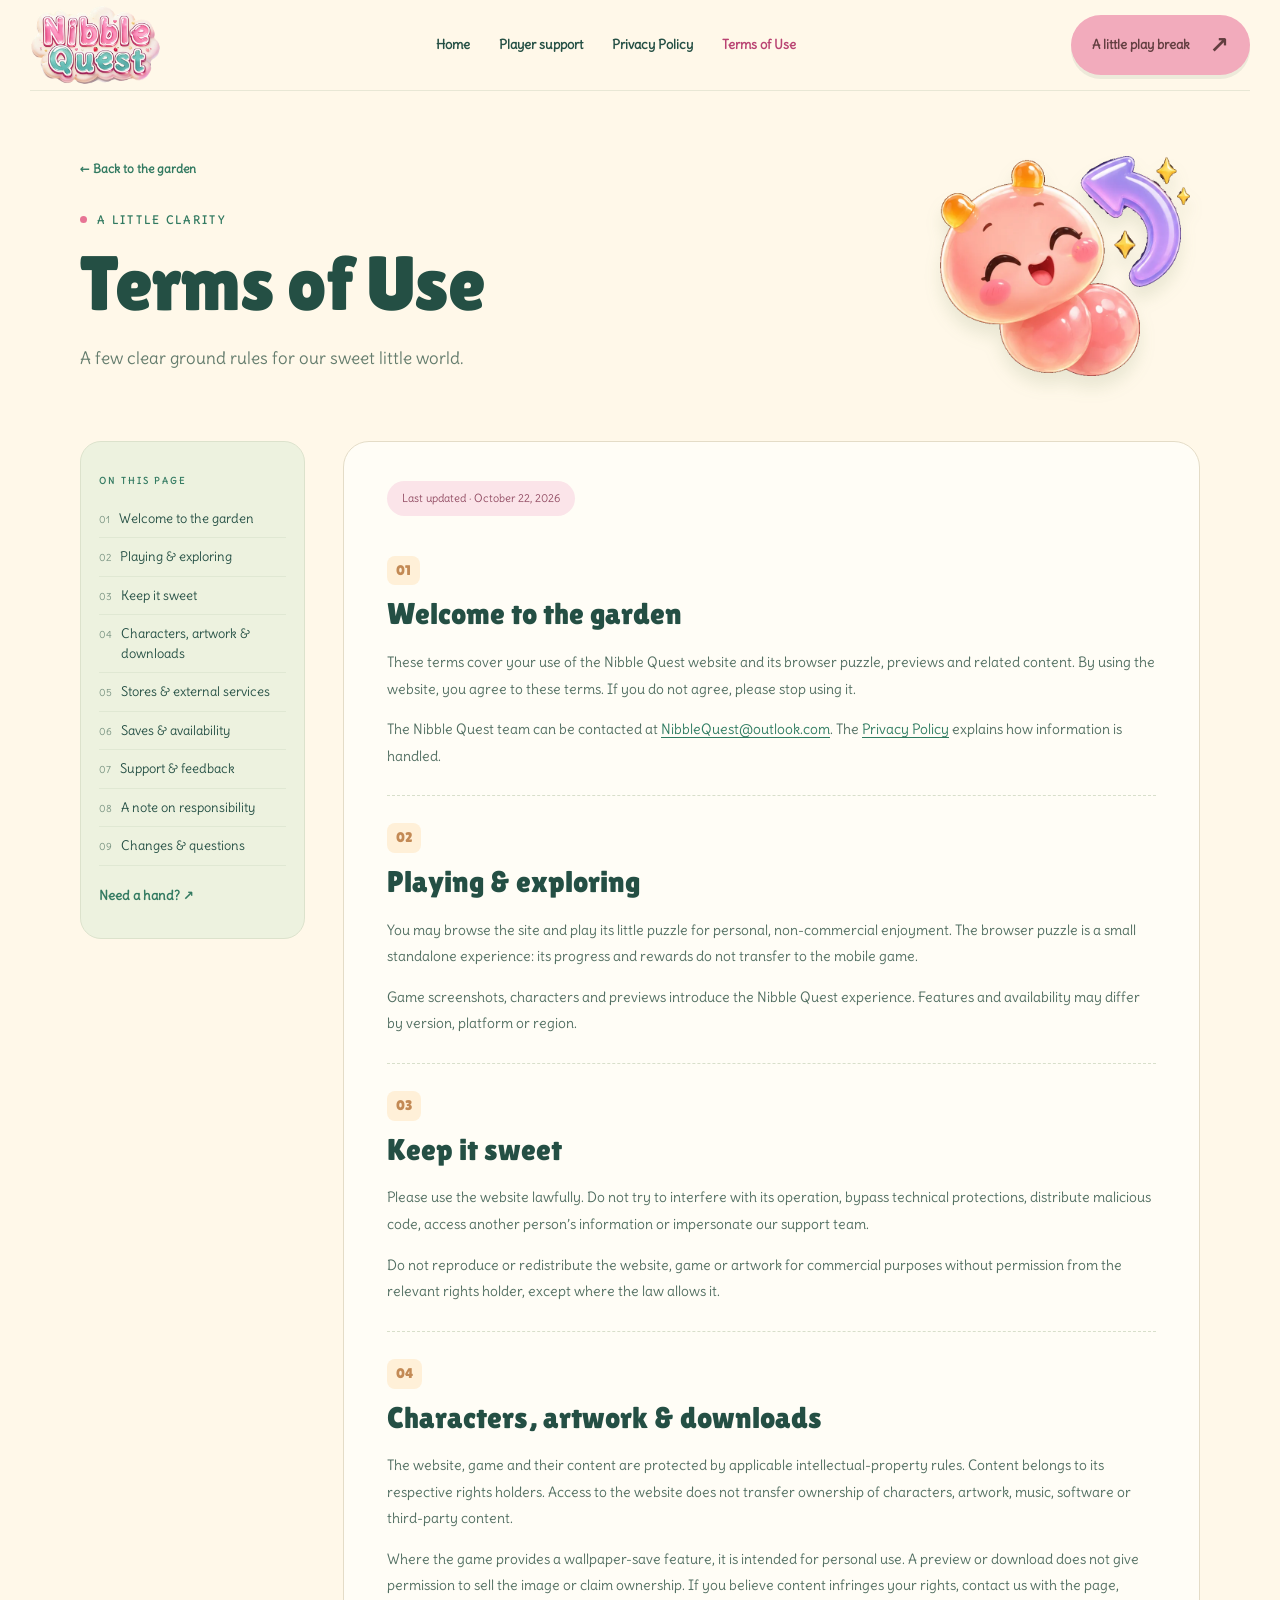
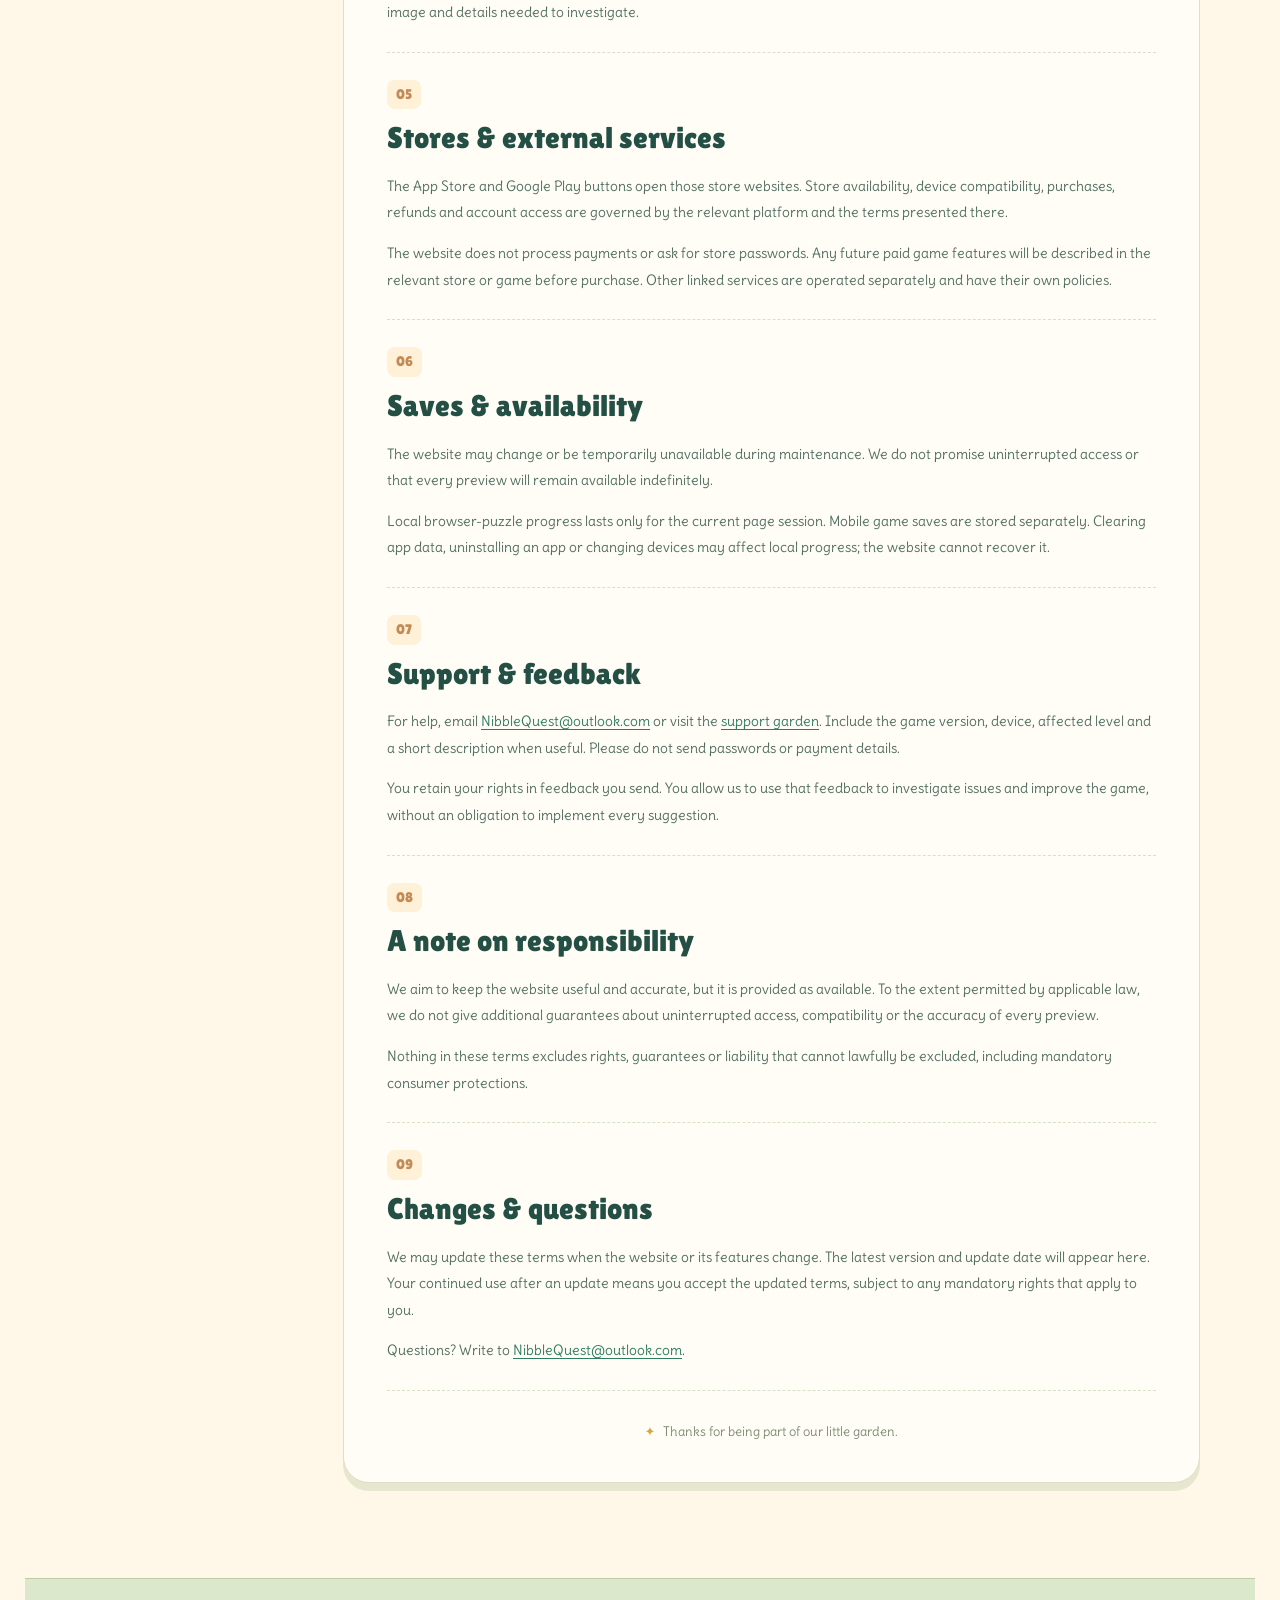
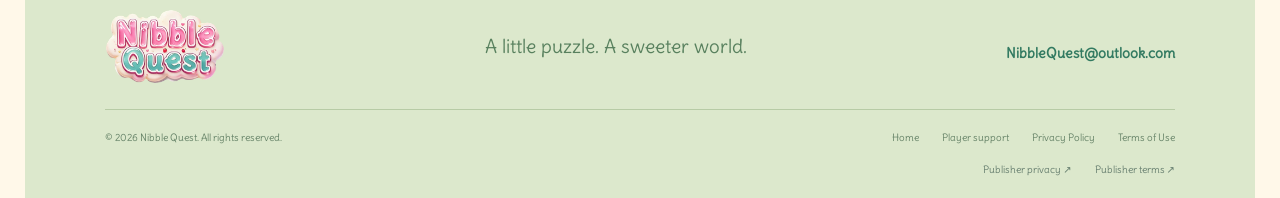
<file: terms.html>
<!doctype html><html lang="en"><head><meta charset="utf-8"><meta name="viewport" content="width=device-width, initial-scale=1"><meta name="theme-color" content="#fff6e6"><meta name="description" content="Terms of Use for Nibble Quest. Learn about the website, game experience and how to contact our team."><meta property="og:title" content="Terms of Use · Nibble Quest"><meta property="og:description" content="Terms of Use for Nibble Quest. Learn about the website, game experience and how to contact our team."><meta property="og:image" content="https://sumengyuan91-max.github.io/nibble-quest-website/assets/garden-scene.webp"><meta property="og:type" content="website"><title>Terms of Use · Nibble Quest</title><link rel="icon" href="assets/icon.png"><link rel="stylesheet" href="styles.css"><script src="site-pages.js" defer></script><link rel="canonical" href="https://sumengyuan91-max.github.io/nibble-quest-website/terms.html"><meta property="og:url" content="https://sumengyuan91-max.github.io/nibble-quest-website/terms.html"></head><body class="inner-page"><a class="skip-link" href="#main">Skip to content</a><header class="site-header"><a class="brand" href="index.html" aria-label="Nibble Quest home"><img src="assets/logo.webp" alt="Nibble Quest" width="150" height="95"></a><nav aria-label="Main navigation"><a href="index.html">Home</a><a href="support.html">Player support</a><a href="privacy.html">Privacy Policy</a><a href="terms.html" aria-current="page">Terms of Use</a></nav><a href="index.html#playground" class="button button-small button-pink">A little play break <span aria-hidden="true">↗</span></a><button class="menu-toggle" aria-expanded="false" aria-label="Open navigation" aria-controls="page-nav">☰</button></header><main id="main"><section class="section-wrap inner-hero"><div><a class="back-home" href="index.html">← Back to the garden</a><span class="eyebrow"><i></i>A LITTLE CLARITY</span><h1>Terms of Use</h1><p>A few clear ground rules for our sweet little world.</p></div><img src="assets/mascot-undo.webp" alt="A cheerful jelly friend" width="320" height="320"></section><div class="section-wrap legal-layout"><aside class="legal-toc" aria-label="On this page"><span class="eyebrow">ON THIS PAGE</span><a href="#welcome">01<span>Welcome to the garden</span></a><a href="#play">02<span>Playing & exploring</span></a><a href="#fair">03<span>Keep it sweet</span></a><a href="#content">04<span>Characters, artwork & downloads</span></a><a href="#stores">05<span>Stores & external services</span></a><a href="#saves">06<span>Saves & availability</span></a><a href="#support">07<span>Support & feedback</span></a><a href="#responsibility">08<span>A note on responsibility</span></a><a href="#changes">09<span>Changes & questions</span></a><a class="toc-help" href="support.html">Need a hand? ↗</a></aside><article class="legal-paper"><div class="policy-date">Last updated · October 22, 2026</div><section id="welcome" class="legal-section"><span class="section-number">01</span><h2>Welcome to the garden</h2><p>These terms cover your use of the Nibble Quest website and its browser puzzle, previews and related content. By using the website, you agree to these terms. If you do not agree, please stop using it.</p><p>The Nibble Quest team can be contacted at <a href="mailto:NibbleQuest@outlook.com">NibbleQuest@outlook.com</a>. The <a href="privacy.html">Privacy Policy</a> explains how information is handled.</p></section><section id="play" class="legal-section"><span class="section-number">02</span><h2>Playing & exploring</h2><p>You may browse the site and play its little puzzle for personal, non-commercial enjoyment. The browser puzzle is a small standalone experience: its progress and rewards do not transfer to the mobile game.</p><p>Game screenshots, characters and previews introduce the Nibble Quest experience. Features and availability may differ by version, platform or region.</p></section><section id="fair" class="legal-section"><span class="section-number">03</span><h2>Keep it sweet</h2><p>Please use the website lawfully. Do not try to interfere with its operation, bypass technical protections, distribute malicious code, access another person’s information or impersonate our support team.</p><p>Do not reproduce or redistribute the website, game or artwork for commercial purposes without permission from the relevant rights holder, except where the law allows it.</p></section><section id="content" class="legal-section"><span class="section-number">04</span><h2>Characters, artwork & downloads</h2><p>The website, game and their content are protected by applicable intellectual-property rules. Content belongs to its respective rights holders. Access to the website does not transfer ownership of characters, artwork, music, software or third-party content.</p><p>Where the game provides a wallpaper-save feature, it is intended for personal use. A preview or download does not give permission to sell the image or claim ownership. If you believe content infringes your rights, contact us with the page, image and details needed to investigate.</p></section><section id="stores" class="legal-section"><span class="section-number">05</span><h2>Stores & external services</h2><p>The App Store and Google Play buttons open those store websites. Store availability, device compatibility, purchases, refunds and account access are governed by the relevant platform and the terms presented there.</p><p>The website does not process payments or ask for store passwords. Any future paid game features will be described in the relevant store or game before purchase. Other linked services are operated separately and have their own policies.</p></section><section id="saves" class="legal-section"><span class="section-number">06</span><h2>Saves & availability</h2><p>The website may change or be temporarily unavailable during maintenance. We do not promise uninterrupted access or that every preview will remain available indefinitely.</p><p>Local browser-puzzle progress lasts only for the current page session. Mobile game saves are stored separately. Clearing app data, uninstalling an app or changing devices may affect local progress; the website cannot recover it.</p></section><section id="support" class="legal-section"><span class="section-number">07</span><h2>Support & feedback</h2><p>For help, email <a href="mailto:NibbleQuest@outlook.com">NibbleQuest@outlook.com</a> or visit the <a href="support.html">support garden</a>. Include the game version, device, affected level and a short description when useful. Please do not send passwords or payment details.</p><p>You retain your rights in feedback you send. You allow us to use that feedback to investigate issues and improve the game, without an obligation to implement every suggestion.</p></section><section id="responsibility" class="legal-section"><span class="section-number">08</span><h2>A note on responsibility</h2><p>We aim to keep the website useful and accurate, but it is provided as available. To the extent permitted by applicable law, we do not give additional guarantees about uninterrupted access, compatibility or the accuracy of every preview.</p><p>Nothing in these terms excludes rights, guarantees or liability that cannot lawfully be excluded, including mandatory consumer protections.</p></section><section id="changes" class="legal-section"><span class="section-number">09</span><h2>Changes & questions</h2><p>We may update these terms when the website or its features change. The latest version and update date will appear here. Your continued use after an update means you accept the updated terms, subject to any mandatory rights that apply to you.</p><p>Questions? Write to <a href="mailto:NibbleQuest@outlook.com">NibbleQuest@outlook.com</a>.</p></section><div class="legal-end"><span aria-hidden="true">✦</span> Thanks for being part of our little garden.</div></article></div></main><footer class="site-footer section-wrap"><div class="footer-top"><a class="footer-brand" href="index.html"><img src="assets/logo.webp" alt="Nibble Quest" width="100" height="65"></a><span class="handwritten">A little puzzle. A sweeter world.</span><a class="support-address" href="mailto:NibbleQuest@outlook.com">NibbleQuest@outlook.com</a></div><div class="footer-bottom"><span>© <span id="copyright-year">2026</span> Nibble Quest. All rights reserved.</span><div><a href="index.html">Home</a><a href="support.html">Player support</a><a href="privacy.html">Privacy Policy</a><a href="terms.html">Terms of Use</a></div></div><div class="publisher-links"><a href="https://www.ironstonegames.net/privacy.html" target="_blank" rel="noopener noreferrer">Publisher privacy ↗</a><a href="https://www.ironstonegames.net/terms.html" target="_blank" rel="noopener noreferrer">Publisher terms ↗</a></div></footer></body></html>
</file>
<file: styles.css>
@font-face{font-family:Lilita;src:url('assets/LilitaOne.ttf') format('truetype');font-display:swap}@font-face{font-family:Delius;src:url('assets/Delius.ttf') format('truetype');font-display:swap}
:root{--ink:#244f44;--soft:#647c6d;--cream:#fff8e9;--pink:#e77494;--mint:#83cdb0;--green:#327a61;--line:#d6dfc9;--peach:#ffe2cc;--shadow:0 16px 40px #365f4512}*{box-sizing:border-box}html{scroll-behavior:smooth;scroll-padding-top:105px}body{margin:0;background:var(--cream);color:var(--ink);font-family:Delius,system-ui,sans-serif;font-size:17px;line-height:1.7}button,a{-webkit-tap-highlight-color:transparent}button,input{font:inherit}button{cursor:pointer}a{color:inherit;text-decoration:none}img{max-width:100%;height:auto;display:block}button{color:var(--ink)}button:disabled{cursor:default;opacity:.45}button:focus-visible,a:focus-visible,summary:focus-visible,[tabindex]:focus-visible{outline:3px solid #a24593;outline-offset:5px}h1,h2,h3,p{margin:0}h1,h2,h3{font-family:Lilita,system-ui,sans-serif;font-weight:400;line-height:1.04}h1{font-size:clamp(65px,7.3vw,104px);letter-spacing:-1.7px}h2{font-size:clamp(44px,5vw,65px);letter-spacing:-.7px}h3{font-size:27px}em{font-style:normal;color:var(--pink)}p{color:var(--soft)}.section-wrap{max-width:1230px;margin:0 auto;padding-left:55px;padding-right:55px}.eyebrow{display:inline-flex;gap:10px;align-items:center;font-size:11px;font-weight:bold;letter-spacing:2.3px;line-height:1.5;color:var(--green);margin-bottom:23px}.eyebrow i{height:7px;width:7px;border-radius:50%;background:var(--pink)}.handwritten{font-family:Delius,cursive;font-size:19px}.button{display:inline-flex;align-items:center;justify-content:center;gap:20px;border:1px solid transparent;border-radius:100px;padding:16px 26px;font-size:16px;font-weight:bold;line-height:1.4;box-shadow:0 4px 0 #24533a14;transition:transform .2s,box-shadow .2s}.button:hover{transform:translateY(-3px);box-shadow:0 7px 0 #24533a14}.button-green{background:var(--green);color:#fff8e9}.button-pink{background:#f2abbc;color:#623e40}.button-small{padding:13px 20px;font-size:13px}.button span{font-size:23px}.skip-link{position:fixed;left:15px;top:-100px;z-index:200;padding:12px;background:var(--green);color:white}.skip-link:focus{top:10px}.sr-only{position:absolute;width:1px;height:1px;overflow:hidden;clip:rect(0,0,0,0)}
.site-header{max-width:1330px;width:calc(100% - 60px);height:91px;margin:0 auto;display:flex;align-items:center;justify-content:space-between;gap:24px;position:relative;z-index:20;border-bottom:1px solid #466d5420}.brand{width:131px}.brand img{width:131px;height:82px;object-fit:contain}.site-header nav{display:flex;gap:29px;font-size:13px;font-weight:bold;align-items:center}.site-header nav a{position:relative}.site-header nav a:after{content:'';height:3px;position:absolute;left:0;right:100%;bottom:-6px;background:#e77494;border-radius:3px;transition:right .2s}.site-header nav a:hover:after{right:0}.menu-toggle{display:none;border:0;background:transparent;font-size:26px}.hero{min-height:785px;display:grid;grid-template-columns:1fr 1fr;align-items:center;gap:5px;position:relative;padding-top:50px;padding-bottom:90px}.hero-copy{min-width:0;z-index:2;padding-top:5px}.hero-copy p{margin-top:28px;font-size:17px}.hero-actions{display:flex;align-items:center;gap:23px;margin-top:31px}.watch-button{border:0;background:transparent;display:flex;align-items:center;gap:11px;font-size:13px;font-weight:bold;padding:4px}.play-dot{width:34px;height:34px;border:1px solid #3c73534d;border-radius:50%;display:grid;place-items:center;font-size:11px}.platform-note{display:flex;align-items:center;gap:10px;color:#7d8c78;font-size:11px;margin-top:30px}.platform-note>span{color:#d4a343}.little-line{width:20px;height:1px;background:#a5b19a}.hero-art{position:relative;min-height:600px;margin-left:-15px;margin-right:-45px}.hero-world{position:absolute;inset:45px -10px 30px -5px;background:linear-gradient(#bde4ca22,#bde4ca33),url('assets/quiet-garden.webp') center 65%/cover;border-radius:46% 45% 40% 44% / 40% 38% 43% 42%;box-shadow:inset 0 0 50px #fff9ed20;transform:rotate(4deg);opacity:.94}.hero-jelly{position:absolute;width:96%;max-width:none;left:-15px;top:155px;filter:drop-shadow(0 24px 13px #50794730);animation:bob 5s ease-in-out infinite;transition:transform .3s}.hero-jelly.nibble{animation:nibble .5s ease}.hero-speech{position:absolute;z-index:3;top:25px;left:80px;background:#fffdf3;box-shadow:var(--shadow);border:1px solid #ecd7b7;border-radius:24px 24px 24px 5px;padding:15px 24px;font-family:Lilita;font-size:22px;transform:rotate(-6deg)}.snack{position:absolute;border:0;background:#fff9e9bd;width:58px;height:58px;border-radius:50%;box-shadow:0 5px 0 #447c4422;font-size:31px;z-index:4;transition:transform .2s}.snack:hover{transform:scale(1.16) rotate(10deg)}.snack-one{top:140px;right:5px;transform:rotate(10deg)}.snack-two{left:-5px;top:275px}.snack-three{right:15px;bottom:84px;transform:rotate(-12deg)}.snack-note{position:absolute;right:2px;top:75px;transform:rotate(7deg);font-size:25px}.snack-note .handwritten{font-size:15px}.hero-tag{position:absolute;bottom:13px;left:60px;right:36px;padding:13px 20px;background:#fffaf0;border:1px solid #e7d9bb;border-radius:18px;display:flex;align-items:center;gap:9px;font-size:13px;transform:rotate(-3deg);box-shadow:0 8px 0 #d4e3bc88}.hero-tag #snack-count{margin-left:auto;color:var(--green);font-family:Lilita;font-size:18px}.status-dot{width:7px;height:7px;background:var(--pink);border-radius:50%}.spark{position:absolute;z-index:5;font-size:40px;color:#dfb04e;text-shadow:0 2px white}.spark-one{top:100px;left:11px}.spark-two{bottom:118px;left:9px}.scroll-cue{position:absolute;left:55px;bottom:26px;font-size:21px;display:flex;gap:20px;align-items:center}.scroll-cue span{font-size:9px;letter-spacing:2px;color:#81927d}.sugar-strip{background:#e5edce;border-top:1px solid #d1dfb9;border-bottom:1px solid #d1dfb9;display:flex;justify-content:center;gap:47px;align-items:center;padding:23px 20px;font-family:Lilita;font-size:19px}.sugar-strip b{font-size:17px;color:#d7ad56}
.section-heading{text-align:center}.section-heading p{margin-top:22px}.adventure{padding-top:105px;padding-bottom:110px}.feature-layout{display:grid;grid-template-columns:1fr 1fr;gap:110px;align-items:center;margin:65px 60px 0}.game-window{position:relative;padding:15px 14px 23px;border:1px solid #dfccaf;background:#fffdf4;border-radius:27px;box-shadow:11px 15px 0 #e1eacb;max-width:350px;transform:rotate(-3deg);margin:0 auto}.game-window img{border-radius:15px;max-height:535px;width:100%;object-fit:cover;object-position:top}.window-bar{display:flex;align-items:center;gap:4px;height:20px;margin-bottom:9px}.window-bar>span{width:5px;height:5px;border-radius:50%;background:#edb2b9}.window-bar>span:nth-child(2){background:#dfcf83}.window-bar>span:nth-child(3){background:#a7cdb2}.window-bar p{margin-left:auto;font-size:6px;letter-spacing:1px}.screenshot-note{font-size:8px;color:#89917c;display:block;text-align:center;position:absolute;bottom:3px;left:0;right:0}.feature-copy{position:relative;padding-top:120px}.thinking-jelly{position:absolute;right:0;top:-25px;width:170px;transform:rotate(5deg)}.bubble-small{position:absolute;top:27px;left:-30px;max-width:225px;background:#f4e7e9;padding:13px 18px;border-radius:19px 19px 4px 19px;font-size:14px;transform:rotate(-3deg)}.feature-tabs{margin-bottom:24px}.feature-tabs button{display:flex;align-items:center;width:100%;border:0;border-bottom:1px solid #d9dfc9;background:transparent;text-align:left;padding:18px 2px;gap:15px;font-family:Lilita;font-size:23px}.feature-tabs button span{font-family:Delius;font-size:11px;color:#a5ab8c}.feature-tabs button b{margin-left:auto;font-size:22px;color:#93a38c}.feature-tabs button[aria-selected=true]{color:#d56a85}.feature-tabs button[aria-selected=true] b{color:#d56a85}.feature-tabs button[aria-selected=true] span{color:#d56a85}#feature-description h3{font-size:24px}#feature-description p{font-size:14px;line-height:1.9;margin-top:15px}
.playground-section{position:relative;background:#e5f1e5;border-block:1px solid #d4e3ce;border-radius:100px 100px 0 0}.playground-layout{padding-top:85px;padding-bottom:85px;display:grid;grid-template-columns:1fr 1fr;gap:90px;align-items:center}.playground-copy p{max-width:370px;margin-top:23px;font-size:15px}.instruction-pills{display:flex;flex-wrap:wrap;gap:8px;margin-top:20px}.instruction-pills span{border:1px solid #bfcfbb;border-radius:20px;padding:6px 12px;font-size:11px}.encourage-jelly{width:235px;max-height:205px;object-fit:contain;margin:16px auto 8px 45px}.playground-copy>.handwritten{font-size:14px;color:#6f8b71;transform:rotate(-3deg)}.toy-game{padding:25px;border:2px solid #cedac1;border-radius:32px;background:#fff9e9;box-shadow:10px 12px 0 #c5ddbd;width:100%;max-width:490px}.mini-brand{font-size:8px;letter-spacing:1.5px}.toy-top{display:flex;align-items:center;justify-content:space-between;gap:12px;margin-bottom:17px}.toy-counters{display:flex;gap:15px;font-size:11px}.toy-counters b{font-family:Lilita;font-weight:400;font-size:15px}.toy-board{display:grid;grid-template-columns:repeat(6,1fr);grid-template-rows:repeat(5,1fr);gap:5px;background:#eef0cf;border-radius:18px;padding:9px;aspect-ratio:6/5;touch-action:none;overflow:hidden}.toy-cell{position:relative;background:#f8f6db;border-radius:10px;display:grid;place-items:center;font-size:29px;user-select:none}.toy-cell.wall{background:#a4c783;border:4px solid #b7dc94;border-bottom:7px solid #cbae77;box-shadow:inset 0 3px #e0edb3}.toy-cell.body{background:#f4a58d;border:3px solid #ffd4b1;box-shadow:inset 0 3px #ffe9cd}.toy-cell.head{background:#f6a485;border:3px solid #ffe2c8;border-radius:42%;box-shadow:inset 0 4px #ffddbb}.toy-cell.head:before{content:'';width:37%;height:38%;background:#36776e;border:3px solid #fff5d6;border-radius:50%;position:absolute;left:8%;top:21%;box-shadow:18px 0 0 -3px #36776e,18px 0 0 0 #fff5d6}.toy-cell.head:after{content:'';position:absolute;bottom:12%;width:25%;height:9%;border-bottom:2px solid #a85544;border-radius:50%}.toy-cell.exit{background:#d4e6bd}.toy-status{font-size:12px;text-align:center;min-height:41px;margin-top:14px;color:var(--green)}.toy-bottom{display:flex;justify-content:space-between;align-items:center}.toy-actions{display:flex;gap:10px}.toy-actions button{border:1px solid #e0d5b7;background:#fffdf3;padding:8px 11px;border-radius:14px;font-size:26px;line-height:1}.toy-actions span{display:block;font-size:9px;margin-top:5px}.toy-dpad{display:grid;grid-template-columns:repeat(3,33px);gap:4px}.toy-dpad button{border:1px solid #cfa79c;background:#f7bdc9;box-shadow:0 2px #d69d9d;border-radius:11px;height:32px;font-family:Lilita;font-size:20px}.toy-dpad button:first-child{grid-column:2}.toy-dpad button:nth-child(2){grid-row:2;grid-column:1}.toy-dpad button:nth-child(3){grid-row:2;grid-column:2}.toy-dpad button:nth-child(4){grid-row:2;grid-column:3}
.friends{padding-top:104px;padding-bottom:95px}.friends-stage{max-width:850px;margin:45px auto 0;min-height:525px;background:#ffe9d9;border:1px solid #efcfb6;border-radius:45% 45% 36px 36px / 45% 45% 36px 36px;position:relative;display:flex;flex-direction:column;align-items:center;padding:25px 20px 24px;transition:background .4s}.friends-stage[data-skin=mint]{background:#def0de;border-color:#bcd9ba}.friends-stage[data-skin=berry]{background:#eae0f7;border-color:#d1b8e4}.friend-quote{background:#fff9ed;padding:10px 23px;border-radius:17px 17px 17px 2px;position:absolute;left:60px;top:66px;transform:rotate(-7deg);font-size:15px;box-shadow:var(--shadow)}#friend-image{width:240px;height:270px;object-fit:contain;position:relative;z-index:2;animation:bob 5s infinite ease-in-out;margin-top:8px;transition:opacity .2s}.friend-pedestal{position:absolute;left:50%;top:225px;transform:translateX(-50%);width:250px;height:80px;border-radius:50%;background:#e7c9a1;border-top:17px solid #9cc68c;box-shadow:0 7px 0 #d5ae7a}.friend-caption{z-index:2;text-align:center;margin-top:5px}.friend-caption h3{font-size:29px}.friend-caption p{font-size:13px;margin-top:7px}.skin-choices{display:flex;gap:12px;margin-top:28px}.skin-choices button{display:flex;gap:10px;align-items:center;padding:10px 18px;border:1px solid #cfbd9d;background:#fff9ef96;border-radius:40px;font-size:12px}.skin-choices button[aria-pressed=true]{background:#fffdf4;border:2px solid #367a5c;padding:9px 17px;box-shadow:0 3px #9db49755}.flavor-dot{width:13px;height:13px;border:2px solid #fffdf3;border-radius:50%}.peach-dot{background:#f49a81}.mint-dot{background:#8ed4ac}.berry-dot{background:#b798db}
.memories-section{background:#edf0dc;padding:85px 0;border-radius:0 110px 0 0}.memories-heading{display:flex;align-items:end;justify-content:space-between;gap:30px}.memories-heading p{font-size:14px;line-height:1.9;padding-bottom:4px}.wallpaper-grid{display:grid;grid-template-columns:repeat(3,1fr);gap:32px;margin-top:55px}.wallpaper-card{border:1px solid #e2d7b5;background:#fffaf0;padding:12px 12px 16px;box-shadow:0 8px 0 #d7dfc4;transform:rotate(-3deg);transition:transform .3s;min-width:0}.wallpaper-card:nth-child(2){transform:rotate(3deg);margin-top:18px}.wallpaper-card:nth-child(3){transform:rotate(-2deg)}.wallpaper-card:hover{transform:translateY(-8px) rotate(0)}.wallpaper-card .photo{position:relative;overflow:hidden}.wallpaper-card .photo img{aspect-ratio:9/16;object-fit:cover;width:100%;transition:transform .5s}.wallpaper-card:hover img{transform:scale(1.035)}.expand-mark{position:absolute;bottom:10px;right:10px;background:#fff9ed;width:33px;height:33px;display:grid;place-items:center;border-radius:50%;font-size:21px}.wallpaper-card>span{display:flex;justify-content:space-between;gap:10px;margin-top:15px;font-family:Lilita;font-size:18px;line-height:1.3;text-align:left}.wallpaper-card i{font-style:normal;color:#b3b69b;font-family:Delius;font-size:12px}.memories-footer{display:flex;align-items:center;justify-content:space-between;gap:20px;margin-top:45px;color:#7d8f73;font-size:12px}.memories-footer .handwritten{font-size:17px}.video-section{padding-top:95px;padding-bottom:100px}.video-preview{display:block;margin:45px auto 0;width:90%;position:relative;border:9px solid #fffdf4;border-radius:35px;box-shadow:0 0 0 1px #e5d6b4,9px 13px 0 #e7e8ce;overflow:hidden;background:#bde5cf;padding:0}.video-preview>img{width:100%;aspect-ratio:2.1;object-fit:cover;filter:brightness(.85)}.video-play{position:absolute;left:50%;top:48%;transform:translate(-50%,-50%);width:76px;height:76px;background:#fff8eadd;border:4px solid #fffcf4;border-radius:50%;display:grid;place-items:center;font-size:25px;box-shadow:0 8px 20px #37584540;transition:scale .2s}.video-preview:hover .video-play{scale:1.1}.video-label{position:absolute;bottom:25px;left:30px;right:30px;display:flex;justify-content:space-between;font-size:10px;letter-spacing:1.8px;color:#fff8e9;font-weight:bold}.video-label b{letter-spacing:1px}.download-section{background:#f9e2e2;border-top:1px solid #f2d0cd;border-bottom:1px solid #f2d0cd;overflow:hidden}.download-inner{display:grid;grid-template-columns:.9fr 1.1fr;gap:70px;align-items:center;padding-top:55px;padding-bottom:55px}.download-inner>img{width:420px;transform:rotate(-3deg)}.download-inner h2{font-size:59px}.download-inner p{font-size:14px;margin-top:20px}.store-buttons{display:flex;gap:13px;margin-top:26px;flex-wrap:wrap}.store-button{display:flex;gap:12px;align-items:center;background:#2c5147;border:1px solid #28483e;border-radius:14px;padding:9px 21px;color:#fff9e9;min-width:172px;transition:transform .2s}.store-button:hover{transform:translateY(-3px)}.store-button svg{width:25px;height:31px;fill:currentColor;flex-shrink:0}.store-button span{font-family:Lilita;font-size:23px;line-height:1.15}.store-button small{display:block;font-family:Delius;font-size:10px;line-height:1.8}.download-inner .launch-note{font-size:11px;color:#8d7b74;max-width:430px;margin-top:18px}.help-section{padding-top:100px;padding-bottom:95px;display:grid;grid-template-columns:.9fr 1.1fr;gap:90px}.help-section p{font-size:14px;margin-top:20px}.help-section .support-note{border-left:2px solid #e2afbc;padding-left:15px;font-size:12px;max-width:300px;margin-top:25px}.text-button{display:block;border:0;border-bottom:1px solid #a8b898;background:transparent;font-size:13px;padding:9px 0;text-align:left;margin-top:22px}.text-button span{margin-left:15px}#copy-status{display:block;font-size:12px;margin-top:10px}.faq details{border-bottom:1px solid #d7dfc8;padding:18px 0}.faq summary{list-style:none;cursor:pointer;display:flex;align-items:center;justify-content:space-between;gap:15px;font-family:Lilita;font-size:21px;line-height:1.4}.faq summary::-webkit-details-marker{display:none}.faq summary span{font-family:Delius;font-size:28px;color:#80a080}.faq details[open] summary span{transform:rotate(45deg)}.faq details p{font-size:13px;line-height:1.9;margin:16px 25px 5px 0}.site-footer{background:#dce8cc;border-top:1px solid #bdcdaa;padding:30px max(calc((100% - 1120px)/2),40px) 20px}.footer-top{display:flex;align-items:center;justify-content:space-between;gap:24px;padding-bottom:25px}.footer-brand img{width:120px;height:75px;object-fit:contain}.footer-top>.handwritten{font-size:19px;color:#58805e}.footer-top button{border:1px solid #abc29e;background:transparent;border-radius:20px;padding:7px 13px;font-size:11px}.footer-bottom{display:flex;justify-content:space-between;gap:20px;align-items:center;border-top:1px solid #b7cba5;padding-top:19px;font-size:10px;color:#638065}.footer-bottom>div{display:flex;gap:23px}.footer-bottom a:hover{text-decoration:underline}.media-dialog,.wallpaper-dialog{border:1px solid #e8d7b7;background:#fff8e9;border-radius:26px;padding:14px;max-height:92dvh;box-shadow:0 20px 80px #123f4260}.media-dialog::backdrop,.wallpaper-dialog::backdrop{background:#193c38c9;backdrop-filter:blur(7px)}.media-dialog video{height:82dvh;max-width:85vw;max-height:82dvh;display:block;border-radius:16px;aspect-ratio:9/16;background:#193c38}.dialog-close{position:absolute;right:17px;top:16px;border:1px solid #eac8be;background:#fffaf0;color:var(--ink);border-radius:50%;font-family:Lilita;font-size:26px;line-height:1;width:38px;height:38px;z-index:3}.wallpaper-dialog{padding:20px;text-align:center}.wallpaper-dialog>img{height:68dvh;max-width:80vw;object-fit:contain;border-radius:10px;margin:auto}.wallpaper-dialog h3{font-size:23px;margin-top:18px}.wallpaper-dialog p{font-size:11px;margin:8px 0 0}.site-toast{position:fixed;bottom:25px;left:50%;transform:translate(-50%,25px);opacity:0;background:#2b5b4b;color:#fff9ed;border:1px solid #98b7a1;box-shadow:var(--shadow);padding:13px 22px;border-radius:18px;max-width:90vw;z-index:80;font-size:13px;pointer-events:none;transition:.25s}.site-toast.visible{opacity:1;transform:translate(-50%,0)}[hidden]{display:none!important}.reveal{opacity:0;transform:translateY(24px);transition:opacity .7s,transform .7s}.reveal.in-view{opacity:1;transform:none}@keyframes bob{0%,100%{transform:translateY(0) rotate(-1deg)}50%{transform:translateY(-12px) rotate(1deg)}}@keyframes nibble{0%,100%{transform:scale(1)}35%{transform:scale(1.07,.94) rotate(-3deg)}70%{transform:scale(.97,1.03)}}.motion-paused *,.motion-paused *:before,.motion-paused *:after{animation:none!important;scroll-behavior:auto!important;transition:none!important}.motion-paused .reveal{opacity:1;transform:none}
@media(min-width:1500px){.hero{min-height:850px}.hero-art{min-height:650px}.hero-jelly{top:165px}.hero-world{bottom:40px}}@media(max-width:1100px){.site-header{width:calc(100% - 36px);gap:15px}.site-header nav{gap:18px;font-size:12px}.site-header>.button{font-size:11px;padding:12px 15px}.section-wrap{padding-inline:35px}.hero{min-height:760px}.hero-art{margin-right:0;min-height:550px}.hero-jelly{top:166px}.hero-speech{left:40px;top:30px;font-size:19px}.hero-actions{gap:16px}.hero-actions .button{padding:15px 18px;font-size:14px}.platform-note{flex-wrap:wrap}.sugar-strip{gap:22px;font-size:16px}.feature-layout{margin-inline:5px;gap:55px}.playground-layout{gap:45px}.toy-game{padding:18px}.toy-cell.head:before{box-shadow:14px 0 0 -3px #36776e,14px 0 0 0 #fff5d6}.memories-heading p{max-width:300px}.help-section{gap:55px}.download-inner{gap:40px}.download-inner h2{font-size:51px}.friend-quote{left:28px}}
@media(max-width:760px){html{scroll-padding-top:85px}.site-header{height:76px;width:calc(100% - 30px);gap:12px}.brand,.brand img{width:104px;height:67px}.site-header>.button{margin-left:auto;font-size:11px;padding:11px 14px;gap:10px}.menu-toggle{display:block}.site-header nav{display:none;position:absolute;top:75px;left:0;right:0;padding:23px;flex-direction:column;background:#fffaf0;border:1px solid #dfd1af;border-radius:20px;box-shadow:var(--shadow);font-size:15px;align-items:start;z-index:30}.site-header nav.open{display:flex}.section-wrap{padding-inline:23px}.hero{grid-template-columns:1fr;padding-top:43px;padding-bottom:65px;gap:0;min-height:0}.hero-copy{text-align:center}.eyebrow{font-size:9px;letter-spacing:1.7px;margin-bottom:18px}h1{font-size:clamp(48px,13vw,86px);letter-spacing:-.7px}.hero-copy p{font-size:14px;margin-top:20px}.hero-actions{justify-content:center;margin-top:25px;gap:20px}.watch-button{font-size:12px}.platform-note{justify-content:center;font-size:9px;gap:8px;margin-top:20px}.hero-art{width:min(100%,520px);margin:35px auto 0;min-height:440px}.hero-world{inset:38px 8px 28px}.hero-jelly{top:121px;left:0;width:95%}.hero-speech{font-size:17px;top:8px;left:48px;padding:12px 19px}.snack-note{top:51px;right:14px}.snack-note .handwritten{font-size:12px}.snack{width:46px;height:46px;font-size:26px}.snack-one{top:100px;right:5px}.snack-two{left:0;top:220px}.snack-three{right:0;bottom:65px}.hero-tag{bottom:0;left:34px;right:15px;font-size:11px;padding:10px 13px}.hero-tag #snack-count{font-size:16px}.spark-one{top:73px;font-size:29px}.spark-two{bottom:85px;font-size:29px}.scroll-cue{position:static;justify-content:center;margin-top:35px}.scroll-cue span{font-size:8px}.sugar-strip{display:grid;grid-template-columns:1fr 1fr;gap:10px 18px;text-align:center;font-size:15px;padding:19px 20px}.sugar-strip b{display:none}.adventure{padding-block:65px}.section-heading h2,h2{font-size:43px}.section-heading p{font-size:13px;margin-top:18px}.feature-layout{grid-template-columns:1fr;gap:40px;margin:42px 8px 0}.game-window{max-width:290px;padding:12px 11px 20px}.game-window img{max-height:460px}.feature-copy{max-width:490px;margin:auto;padding-top:100px;width:100%}.thinking-jelly{width:140px;top:-35px;right:13px}.bubble-small{left:0;top:8px;font-size:12px;max-width:205px}.feature-tabs button{font-size:21px;padding:16px 0}.feature-copy p{font-size:13px}.playground-section{border-radius:48px 48px 0 0}.playground-layout{grid-template-columns:1fr;gap:30px;padding-block:60px}.playground-copy{text-align:center}.playground-copy p{margin-inline:auto;font-size:14px}.instruction-pills{justify-content:center}.encourage-jelly{display:none}.playground-copy>.handwritten{margin-top:17px;font-size:13px}.toy-game{margin:auto;max-width:440px;padding:17px;border-radius:24px;box-shadow:6px 8px 0 #c5ddbd}.toy-top{gap:7px}.mini-brand{font-size:7px;letter-spacing:1px}.toy-counters{gap:11px;font-size:10px}.toy-board{gap:4px;padding:7px}.toy-cell{font-size:25px;border-radius:9px}.toy-cell.head:before{width:33%;height:38%;border-width:2px;box-shadow:13px 0 0 -2px #36776e,13px 0 0 0 #fff5d6}.toy-status{font-size:11px}.friends{padding-block:65px}.friends-stage{min-height:480px;margin-top:35px;padding-bottom:23px;border-top-left-radius:40%;border-top-right-radius:40%}.friend-quote{left:12px;top:59px;font-size:12px;padding:9px 13px;z-index:3}#friend-image{width:205px;height:245px;margin-top:18px}.friend-pedestal{width:218px;top:224px}.friend-caption{margin-top:0}.skin-choices{gap:6px}.skin-choices button{padding:10px 10px;font-size:10px;gap:6px}.skin-choices button[aria-pressed=true]{padding:9px}.flavor-dot{width:10px;height:10px}.memories-section{padding-block:60px;border-radius:0 50px 0 0}.memories-heading{display:block;text-align:center}.memories-heading p{max-width:none;margin-top:21px;font-size:13px}.wallpaper-grid{gap:10px;margin-top:35px}.wallpaper-card{padding:6px 6px 10px;box-shadow:0 5px 0 #d7dfc4}.wallpaper-card>span{font-size:12px;display:block;min-height:33px;margin-top:10px}.wallpaper-card i{display:none}.expand-mark{width:23px;height:23px;font-size:16px;bottom:5px;right:5px}.memories-footer{display:block;text-align:center;margin-top:28px}.memories-footer .handwritten{font-size:15px}.memories-footer>span{display:block;font-size:10px}.video-section{padding-block:60px}.video-preview{width:100%;margin-top:32px;border-width:6px;border-radius:23px;box-shadow:0 0 0 1px #e5d6b4,5px 8px 0 #e7e8ce}.video-preview>img{aspect-ratio:1.55}.video-play{width:57px;height:57px;font-size:19px}.video-label{bottom:15px;left:14px;right:14px;font-size:7px;letter-spacing:1px}.download-inner{grid-template-columns:1fr;gap:8px;padding-block:40px 55px;text-align:center}.download-inner>img{width:245px;justify-self:center}.download-inner h2{font-size:43px}.download-inner p{font-size:13px;margin-top:19px}.store-buttons{justify-content:center;gap:10px}.store-button{min-width:145px;padding:9px 13px}.store-button span{font-size:21px}.download-inner .launch-note{margin:18px auto 0;font-size:10px}.help-section{padding-block:60px;grid-template-columns:1fr;gap:35px}.help-section>div:first-child{text-align:center}.help-section p{font-size:13px}.help-section .support-note{max-width:300px;margin-inline:auto;text-align:left}.help-section .text-button{margin-inline:auto}.faq summary{font-size:19px}.faq details{padding-block:17px}.site-footer{padding:25px 23px}.footer-top{flex-wrap:wrap;gap:17px;justify-content:center;text-align:center}.footer-top>.handwritten{font-size:15px}.footer-brand img{width:100px;height:65px}.footer-top button{font-size:10px}.footer-bottom{flex-direction:column-reverse;text-align:center;font-size:9px;gap:13px}.footer-bottom>div{justify-content:center;gap:19px;font-size:11px}.media-dialog,.wallpaper-dialog{max-width:94vw;padding:9px;border-radius:18px}.dialog-close{right:13px;top:13px}.wallpaper-dialog>img{height:66dvh}.wallpaper-dialog h3{font-size:20px}.wallpaper-dialog p{font-size:10px}.site-toast{font-size:12px;width:max-content;max-width:90vw;text-align:center}}
@media(prefers-reduced-motion:reduce){html{scroll-behavior:auto}*,*:before,*:after{animation:none!important;transition:none!important}.reveal{opacity:1;transform:none}}

@media(max-width:380px){.site-header>.button{display:none}.hero-actions{flex-wrap:wrap;gap:16px}.hero-copy .eyebrow{font-size:8px;letter-spacing:1.3px}.platform-note{flex-wrap:wrap;row-gap:4px}}

/* The support garden and policy pages share the main site's candy palette. */
.support-address{display:block;font-size:14px;font-weight:bold;color:var(--green);margin-top:14px;overflow-wrap:anywhere}.support-center-link{font-size:14px}.publisher-links{display:flex;justify-content:flex-end;gap:23px;flex-wrap:wrap;padding-top:15px;font-size:10px;color:var(--soft)}.inner-page .site-header nav a[aria-current=page]{color:#b94372}.back-home{display:block;font-size:12px;font-weight:bold;margin-bottom:32px;color:var(--green)}.inner-hero{display:grid;grid-template-columns:minmax(0,1fr) 260px;gap:40px;align-items:center;padding-top:50px;padding-bottom:50px}.inner-hero .eyebrow{display:flex;margin-bottom:16px}.inner-hero h1{font-size:clamp(48px,6vw,79px);letter-spacing:-1px}.inner-hero p{font-size:17px;margin-top:20px;max-width:580px}.inner-hero>img{width:250px;height:250px;object-fit:contain;filter:drop-shadow(0 12px 8px #577a4020)}.legal-layout{display:grid;grid-template-columns:225px minmax(0,1fr);gap:38px;align-items:start;padding-bottom:95px}.legal-toc{position:sticky;top:30px;padding:22px 18px;border:1px solid #dce2cc;border-radius:21px;background:#edf2df}.legal-toc>.eyebrow{font-size:9px;margin-bottom:12px}.legal-toc>a{display:flex;align-items:baseline;gap:9px;font-size:10px;color:#779280;padding:9px 0;border-bottom:1px solid #65876618}.legal-toc>a span{font-size:13px;color:var(--ink);line-height:1.5}.legal-toc>a:hover span{color:#b94372}.legal-toc .toc-help{font-size:13px;font-weight:bold;color:var(--green);margin-top:10px;border:0}.legal-paper{position:relative;min-width:0;padding:39px 43px;background:#fffdf6;border:1px solid #e4dcc7;box-shadow:0 8px 0 #e6e7ce;border-radius:26px}.policy-date{display:inline-block;padding:8px 15px;background:#fbe4e9;border-radius:20px;font-size:11px;color:#914b62;margin-bottom:13px}.legal-section{scroll-margin-top:25px;padding:26px 0;border-bottom:1px dashed #d8dfcb}.section-number{display:inline-block;font-family:Lilita;color:#c38a55;background:#fff0d8;font-size:14px;border-radius:8px;padding:3px 9px;margin-bottom:12px}.legal-section h2{font-size:30px;letter-spacing:0;line-height:1.15;margin-bottom:17px}.legal-section p,.legal-section li{font-size:14px;line-height:1.9;color:#506d60;overflow-wrap:anywhere}.legal-section p+p{margin-top:14px}.legal-section ul{padding-left:22px;margin:0}.legal-section li+li{margin-top:16px}.legal-section strong{color:var(--ink)}.legal-section a,.support-faq a{color:#2e7b60;text-decoration:underline;text-underline-offset:3px}.legal-section code{font-size:12px;background:#eef2e5;padding:2px 6px;border-radius:4px}.legal-end{padding-top:30px;font-size:13px;text-align:center;color:#7d8a72}.legal-end span{color:#d6a740;padding-right:5px}.support-cards{display:grid;grid-template-columns:1.1fr 1fr 1fr;gap:20px}.support-card{display:flex;flex-direction:column;align-items:flex-start;min-width:0;background:#fce4e9;border:1px solid #ebcbd0;border-radius:24px;padding:29px 25px;box-shadow:0 7px 0 #e4dac3;transition:transform .2s,box-shadow .2s}.support-card:hover{transform:translateY(-4px);box-shadow:0 11px 0 #e4dac3}.support-card.mint{background:#e3f0de;border-color:#cdddbe}.support-card.peach{background:#ffecd8;border-color:#e8d6b9}.support-glyph{width:52px;height:52px;display:grid;place-items:center;font-size:29px;background:#fff9ecb0;border:1px solid #fffaf0;border-radius:18px;color:#a85171;margin-bottom:25px;box-shadow:0 3px 0 #8c6f6714}.mint .support-glyph{color:var(--green)}.peach .support-glyph{color:#bb8956}.support-card h2{font-size:30px;letter-spacing:0}.support-card p{font-size:14px;margin-top:16px;margin-bottom:20px}.support-email-text{font-size:13px;color:#944c67;overflow-wrap:anywhere;margin-bottom:22px}.card-action{font-weight:bold;font-size:12px;margin-top:auto}.support-faq{max-width:910px;padding-top:95px;padding-bottom:80px}.support-faq .faq{margin-top:42px}.support-faq .faq p{font-size:15px;max-width:690px}.support-outro{display:flex;align-items:center;justify-content:space-between;gap:25px;background:#e6eed9;border-radius:34px;padding-top:24px;padding-bottom:24px;margin-bottom:80px;max-width:1120px}.support-outro>img{width:88px;height:88px;object-fit:contain}.support-outro h2{font-size:27px;letter-spacing:0}.support-outro p{font-size:13px;margin-top:9px}.support-outro .button{font-size:12px;white-space:nowrap}
@media(max-width:1000px){.inner-page .site-header nav{gap:15px;font-size:11px}.legal-layout{grid-template-columns:185px minmax(0,1fr);gap:22px}.legal-paper{padding:30px}.support-card{padding:23px 19px}.support-card h2{font-size:26px}.support-email-text{font-size:11px}.support-outro{margin-inline:35px}}
@media(max-width:760px){.inner-hero{grid-template-columns:minmax(0,1fr) 100px;gap:6px;padding-top:30px;padding-bottom:35px}.inner-hero>img{height:130px;width:110px;max-width:100%}.inner-hero h1{font-size:43px;line-height:1.05}.inner-hero .eyebrow{font-size:7px;letter-spacing:1.2px}.inner-hero p{font-size:13px}.back-home{font-size:11px;margin-bottom:24px}.legal-layout{display:block;padding-bottom:65px}.legal-toc{position:static;display:flex;flex-wrap:wrap;gap:7px;padding:14px;margin-bottom:23px;border-radius:18px}.legal-toc>.eyebrow{width:100%;margin-bottom:3px}.legal-toc>a{border:0;background:#fff9ec;border-radius:11px;padding:7px 9px;gap:6px;font-size:9px}.legal-toc>a span{font-size:10px}.legal-toc .toc-help{font-size:10px;margin:0}.legal-paper{padding:20px;border-radius:20px}.policy-date{font-size:10px;padding:7px 12px}.legal-section{padding:22px 0}.legal-section h2{font-size:25px}.legal-section p,.legal-section li{font-size:13px}.legal-end{font-size:11px}.support-cards{grid-template-columns:1fr;gap:18px}.support-card{position:relative;padding:24px 25px 24px 90px;min-height:175px}.support-glyph{position:absolute;left:23px;top:24px;width:47px;height:47px;font-size:25px}.support-card h2{font-size:28px}.support-card p{font-size:13px;margin-top:12px;margin-bottom:14px}.support-email-text{font-size:12px;margin-bottom:13px}.support-faq{padding-top:65px;padding-bottom:55px}.support-faq .faq p{font-size:13px}.support-outro{margin:0 23px 60px;flex-wrap:wrap;gap:15px;padding:22px}.support-outro>img{width:65px;height:65px}.support-outro>div{flex:1;min-width:140px}.support-outro h2{font-size:24px}.support-outro p{font-size:12px}.support-outro .button{margin:auto}.publisher-links{justify-content:center;gap:18px;font-size:9px}.inner-page .footer-bottom>div{flex-wrap:wrap}.inner-page .footer-top .support-address{font-size:12px;margin-top:0}}
@media(prefers-reduced-motion:reduce){.support-card{transition:none}}
</file>
